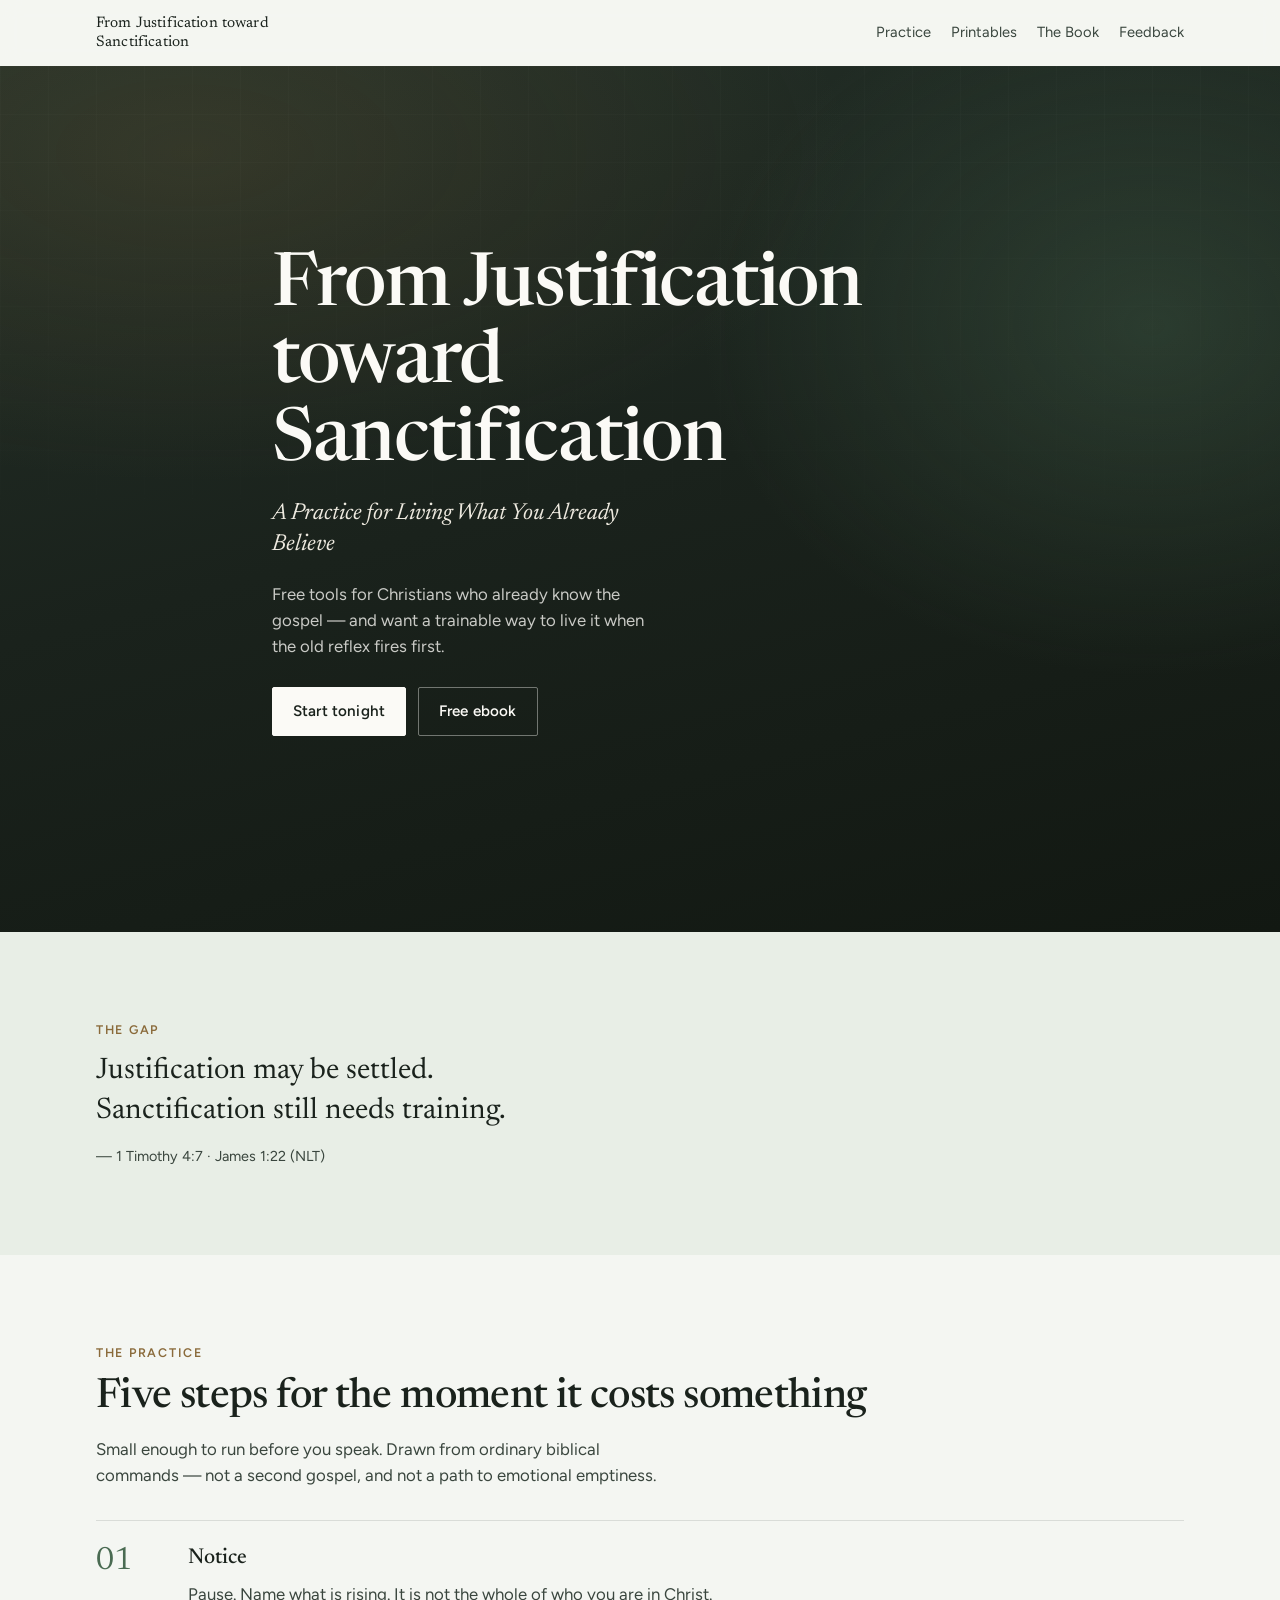
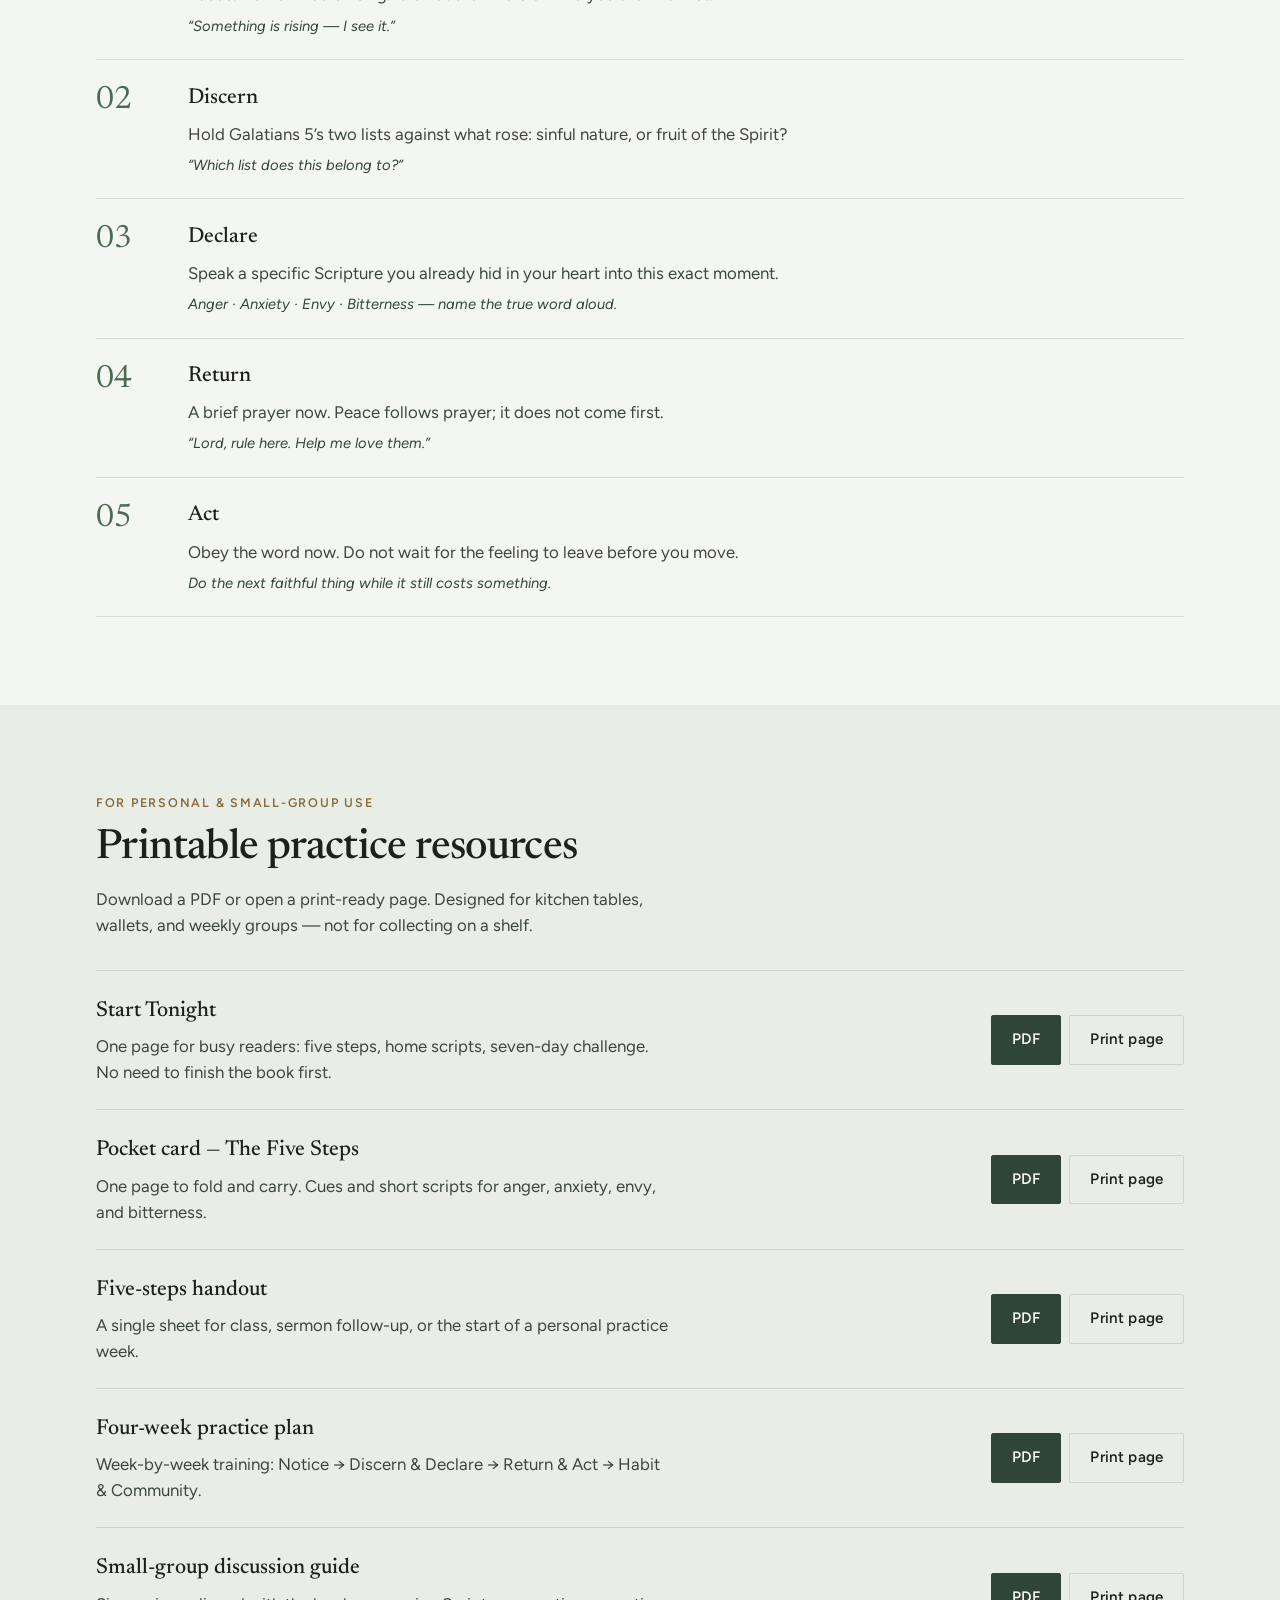
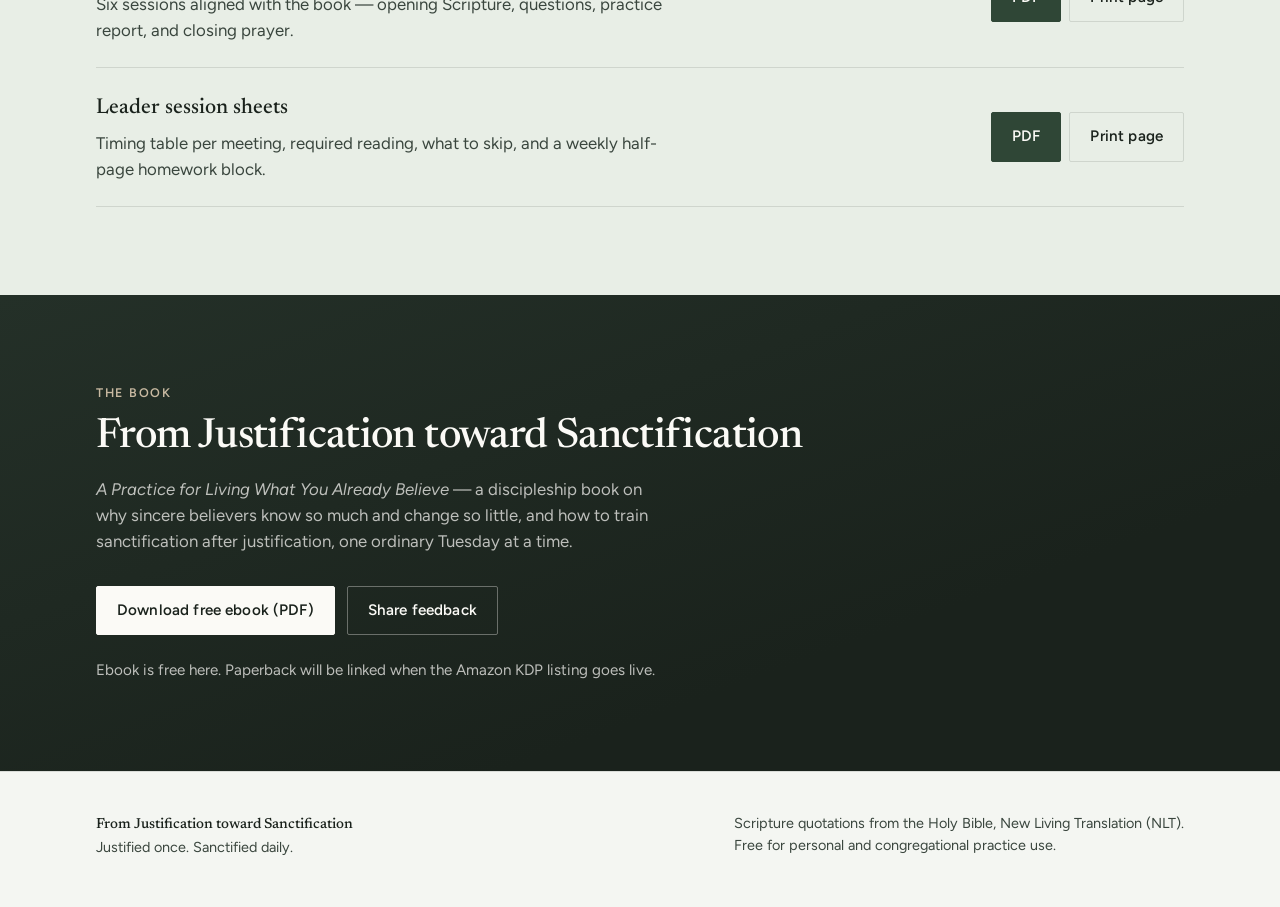
<file: index.html>
<!DOCTYPE html>
<html lang="en">
<head>
  <meta charset="utf-8" />
  <meta name="viewport" content="width=device-width, initial-scale=1" />
  <title>From Justification toward Sanctification — Practice Resources</title>
  <meta name="description" content="Free printable resources for living out God’s word in the moment: five steps, pocket card, four-week plan, and small-group guide." />
  <link rel="preconnect" href="https://fonts.googleapis.com" />
  <link rel="preconnect" href="https://fonts.gstatic.com" crossorigin />
  <link href="https://fonts.googleapis.com/css2?family=Figtree:wght@400;500;600&family=Newsreader:ital,opsz,wght@0,6..72,400;0,6..72,500;1,6..72,400&display=swap" rel="stylesheet" />
  <link rel="stylesheet" href="styles.css" />
</head>
<body>
  <header class="site-nav" id="nav">
    <div class="inner">
      <a class="brand" href="index.html">From Justification toward Sanctification</a>
      <nav class="links" aria-label="Primary">
        <a href="#practice">Practice</a>
        <a href="#printables">Printables</a>
        <a href="#book">The Book</a>
        <a href="feedback.html">Feedback</a>
      </nav>
    </div>
  </header>

  <main>
    <section class="hero" aria-label="Introduction">
      <div class="hero-inner">
        <h1 class="brand-title">From Justification toward Sanctification</h1>
        <p class="subtitle">A Practice for Living What You Already Believe</p>
        <p class="lede">Free tools for Christians who already know the gospel — and want a trainable way to live it when the old reflex fires first.</p>
        <div class="hero-cta">
          <a class="btn btn-primary" href="resources/start-tonight.html">Start tonight</a>
          <a class="btn btn-ghost" href="https://github.com/fanglioc/toward-sanctification-site/releases/latest/download/From-Justification-toward-Sanctification-ebook.pdf">Free ebook</a>
        </div>
      </div>
    </section>

    <section class="gap-band" aria-label="The gap">
      <div class="wrap">
        <p class="section-label">The gap</p>
        <blockquote class="quote">
          Justification may be settled. Sanctification still needs training.
          <cite>— 1 Timothy 4:7 · James 1:22 (NLT)</cite>
        </blockquote>
      </div>
    </section>

    <section id="practice" aria-labelledby="practice-title">
      <div class="wrap">
        <p class="section-label">The practice</p>
        <h2 class="section-title" id="practice-title">Five steps for the moment it costs something</h2>
        <p class="section-lede">Small enough to run before you speak. Drawn from ordinary biblical commands — not a second gospel, and not a path to emotional emptiness.</p>

        <div class="steps">
          <article class="step">
            <div class="step-num" aria-hidden="true">01</div>
            <div>
              <h3>Notice</h3>
              <p>Pause. Name what is rising. It is not the whole of who you are in Christ.</p>
              <p class="cue">“Something is rising — I see it.”</p>
            </div>
          </article>
          <article class="step">
            <div class="step-num" aria-hidden="true">02</div>
            <div>
              <h3>Discern</h3>
              <p>Hold Galatians 5’s two lists against what rose: sinful nature, or fruit of the Spirit?</p>
              <p class="cue">“Which list does this belong to?”</p>
            </div>
          </article>
          <article class="step">
            <div class="step-num" aria-hidden="true">03</div>
            <div>
              <h3>Declare</h3>
              <p>Speak a specific Scripture you already hid in your heart into this exact moment.</p>
              <p class="cue">Anger · Anxiety · Envy · Bitterness — name the true word aloud.</p>
            </div>
          </article>
          <article class="step">
            <div class="step-num" aria-hidden="true">04</div>
            <div>
              <h3>Return</h3>
              <p>A brief prayer now. Peace follows prayer; it does not come first.</p>
              <p class="cue">“Lord, rule here. Help me love them.”</p>
            </div>
          </article>
          <article class="step">
            <div class="step-num" aria-hidden="true">05</div>
            <div>
              <h3>Act</h3>
              <p>Obey the word now. Do not wait for the feeling to leave before you move.</p>
              <p class="cue">Do the next faithful thing while it still costs something.</p>
            </div>
          </article>
        </div>
      </div>
    </section>

    <section id="printables" aria-labelledby="printables-title" style="background: var(--mist);">
      <div class="wrap">
        <p class="section-label">For personal &amp; small-group use</p>
        <h2 class="section-title" id="printables-title">Printable practice resources</h2>
        <p class="section-lede">Download a PDF or open a print-ready page. Designed for kitchen tables, wallets, and weekly groups — not for collecting on a shelf.</p>

        <div class="resource-list">
          <article class="resource">
            <div>
              <h3>Start Tonight</h3>
              <p>One page for busy readers: five steps, home scripts, seven-day challenge. No need to finish the book first.</p>
            </div>
            <div class="resource-actions">
              <a class="btn" href="printables/start-tonight.pdf">PDF</a>
              <a class="btn btn-ghost" href="resources/start-tonight.html">Print page</a>
            </div>
          </article>
          <article class="resource">
            <div>
              <h3>Pocket card — The Five Steps</h3>
              <p>One page to fold and carry. Cues and short scripts for anger, anxiety, envy, and bitterness.</p>
            </div>
            <div class="resource-actions">
              <a class="btn" href="printables/pocket-card.pdf">PDF</a>
              <a class="btn btn-ghost" href="resources/pocket-card.html">Print page</a>
            </div>
          </article>
          <article class="resource">
            <div>
              <h3>Five-steps handout</h3>
              <p>A single sheet for class, sermon follow-up, or the start of a personal practice week.</p>
            </div>
            <div class="resource-actions">
              <a class="btn" href="printables/five-steps-handout.pdf">PDF</a>
              <a class="btn btn-ghost" href="resources/five-steps-handout.html">Print page</a>
            </div>
          </article>
          <article class="resource">
            <div>
              <h3>Four-week practice plan</h3>
              <p>Week-by-week training: Notice → Discern &amp; Declare → Return &amp; Act → Habit &amp; Community.</p>
            </div>
            <div class="resource-actions">
              <a class="btn" href="printables/four-week-plan.pdf">PDF</a>
              <a class="btn btn-ghost" href="resources/four-week-plan.html">Print page</a>
            </div>
          </article>
          <article class="resource">
            <div>
              <h3>Small-group discussion guide</h3>
              <p>Six sessions aligned with the book — opening Scripture, questions, practice report, and closing prayer.</p>
            </div>
            <div class="resource-actions">
              <a class="btn" href="printables/small-group-guide.pdf">PDF</a>
              <a class="btn btn-ghost" href="resources/small-group-guide.html">Print page</a>
            </div>
          </article>
          <article class="resource">
            <div>
              <h3>Leader session sheets</h3>
              <p>Timing table per meeting, required reading, what to skip, and a weekly half-page homework block.</p>
            </div>
            <div class="resource-actions">
              <a class="btn" href="printables/leader-session-sheets.pdf">PDF</a>
              <a class="btn btn-ghost" href="resources/leader-session-sheets.html">Print page</a>
            </div>
          </article>
        </div>
      </div>
    </section>

    <section id="book" class="book-cta" aria-labelledby="book-title">
      <div class="wrap">
        <p class="section-label">The book</p>
        <h2 class="section-title" id="book-title">From Justification toward Sanctification</h2>
        <p class="section-lede"><em>A Practice for Living What You Already Believe</em> — a discipleship book on why sincere believers know so much and change so little, and how to train sanctification after justification, one ordinary Tuesday at a time.</p>
        <div class="hero-cta">
          <a class="btn btn-primary" href="https://github.com/fanglioc/toward-sanctification-site/releases/latest/download/From-Justification-toward-Sanctification-ebook.pdf">Download free ebook (PDF)</a>
          <a class="btn btn-ghost" href="feedback.html">Share feedback</a>
        </div>
        <p class="section-lede" style="margin-top: 1.5rem; margin-bottom: 0; font-size: 0.95rem;">
          Ebook is free here. Paperback will be linked when the Amazon KDP listing goes live.
        </p>
      </div>
    </section>
  </main>

  <footer class="site-footer">
    <div class="inner">
      <div>
        <strong>From Justification toward Sanctification</strong><br />
        Justified once. Sanctified daily.
      </div>
      <div>
        Scripture quotations from the Holy Bible, New Living Translation (NLT).<br />
        Free for personal and congregational practice use.
      </div>
    </div>
  </footer>

  <script>
    const nav = document.getElementById("nav");
    const onScroll = () => nav.classList.toggle("is-scrolled", window.scrollY > 12);
    onScroll();
    window.addEventListener("scroll", onScroll, { passive: true });
  </script>
</body>
</html>
</file>
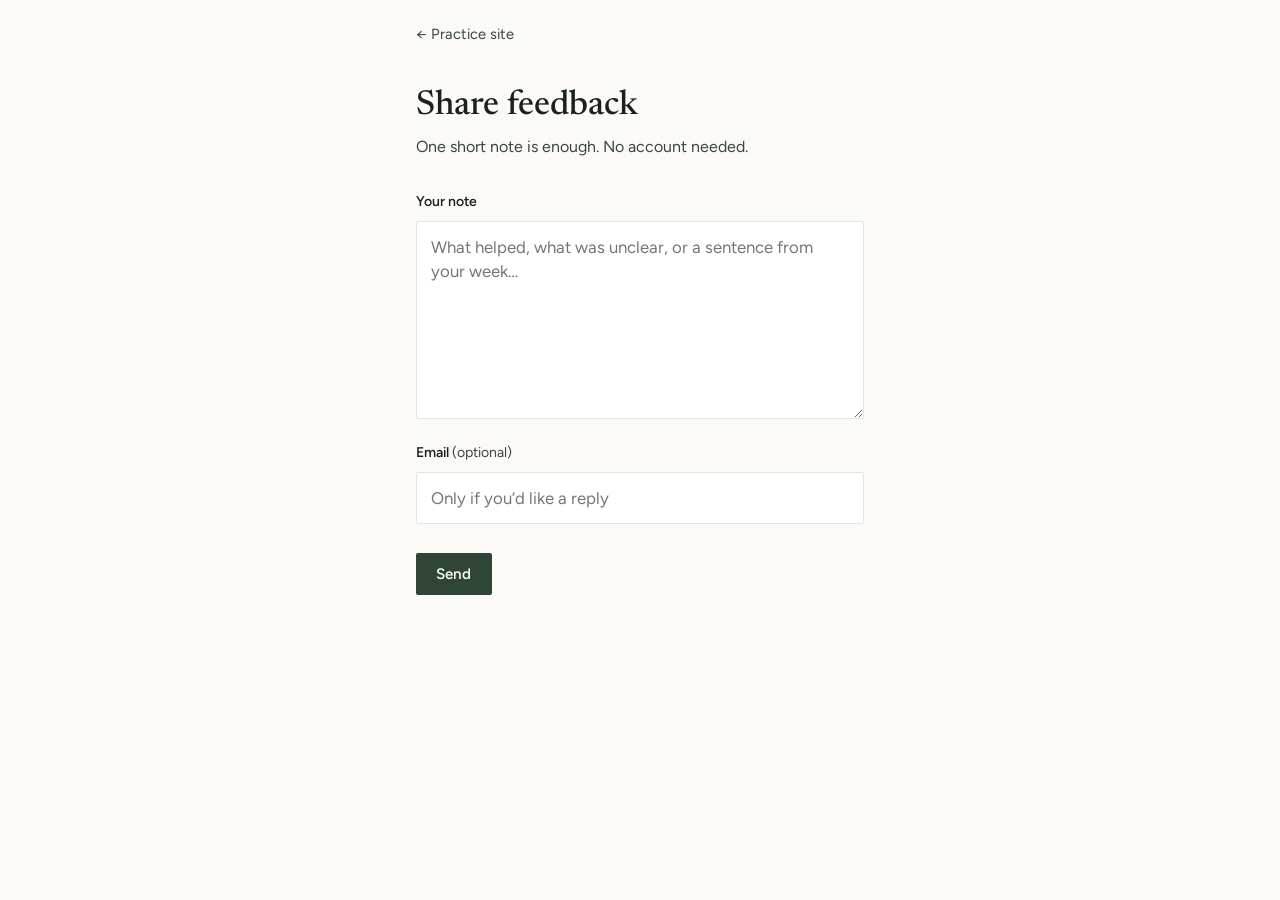
<file: feedback.html>
<!DOCTYPE html>
<html lang="en">
<head>
  <meta charset="utf-8" />
  <meta name="viewport" content="width=device-width, initial-scale=1" />
  <title>Share feedback — From Justification toward Sanctification</title>
  <meta name="description" content="Share a short note about the book or practice resources. No account required." />
  <link rel="preconnect" href="https://fonts.googleapis.com" />
  <link rel="preconnect" href="https://fonts.gstatic.com" crossorigin />
  <link href="https://fonts.googleapis.com/css2?family=Figtree:wght@400;500;600&family=Newsreader:ital,opsz,wght@0,6..72,400;0,6..72,500;1,6..72,400&display=swap" rel="stylesheet" />
  <link rel="stylesheet" href="styles.css" />
</head>
<body class="feedback-body">
  <header class="feedback-top">
    <a href="index.html">← Practice site</a>
  </header>

  <main class="feedback-main">
    <h1>Share feedback</h1>
    <p class="feedback-intro">One short note is enough. No account needed.</p>

    <form
      class="feedback-form"
      id="feedback-form"
      action="https://formsubmit.co/fang.li@oc.com"
      method="POST"
    >
      <input type="hidden" name="_subject" value="Feedback: From Justification toward Sanctification" />
      <input type="hidden" name="_captcha" value="false" />
      <input type="hidden" name="_template" value="table" />
      <input type="hidden" name="_next" value="https://fanglioc.github.io/toward-sanctification-site/feedback.html?sent=1" />
      <input type="text" name="_honey" class="feedback-honey" tabindex="-1" autocomplete="off" aria-hidden="true" />

      <label for="message">Your note</label>
      <textarea id="message" name="message" rows="7" required placeholder="What helped, what was unclear, or a sentence from your week…"></textarea>

      <label for="email">Email <span>(optional)</span></label>
      <input id="email" type="email" name="email" placeholder="Only if you’d like a reply" autocomplete="email" />

      <button class="btn btn-primary" type="submit">Send</button>
    </form>

    <p class="feedback-thanks" id="sent-note" hidden>
      Thank you. Your note was sent.
    </p>
  </main>

  <script>
    if (new URLSearchParams(location.search).get("sent") === "1") {
      const note = document.getElementById("sent-note");
      const form = document.getElementById("feedback-form");
      if (note && form) {
        note.hidden = false;
        form.hidden = true;
      }
    }
  </script>
</body>
</html>
</file>
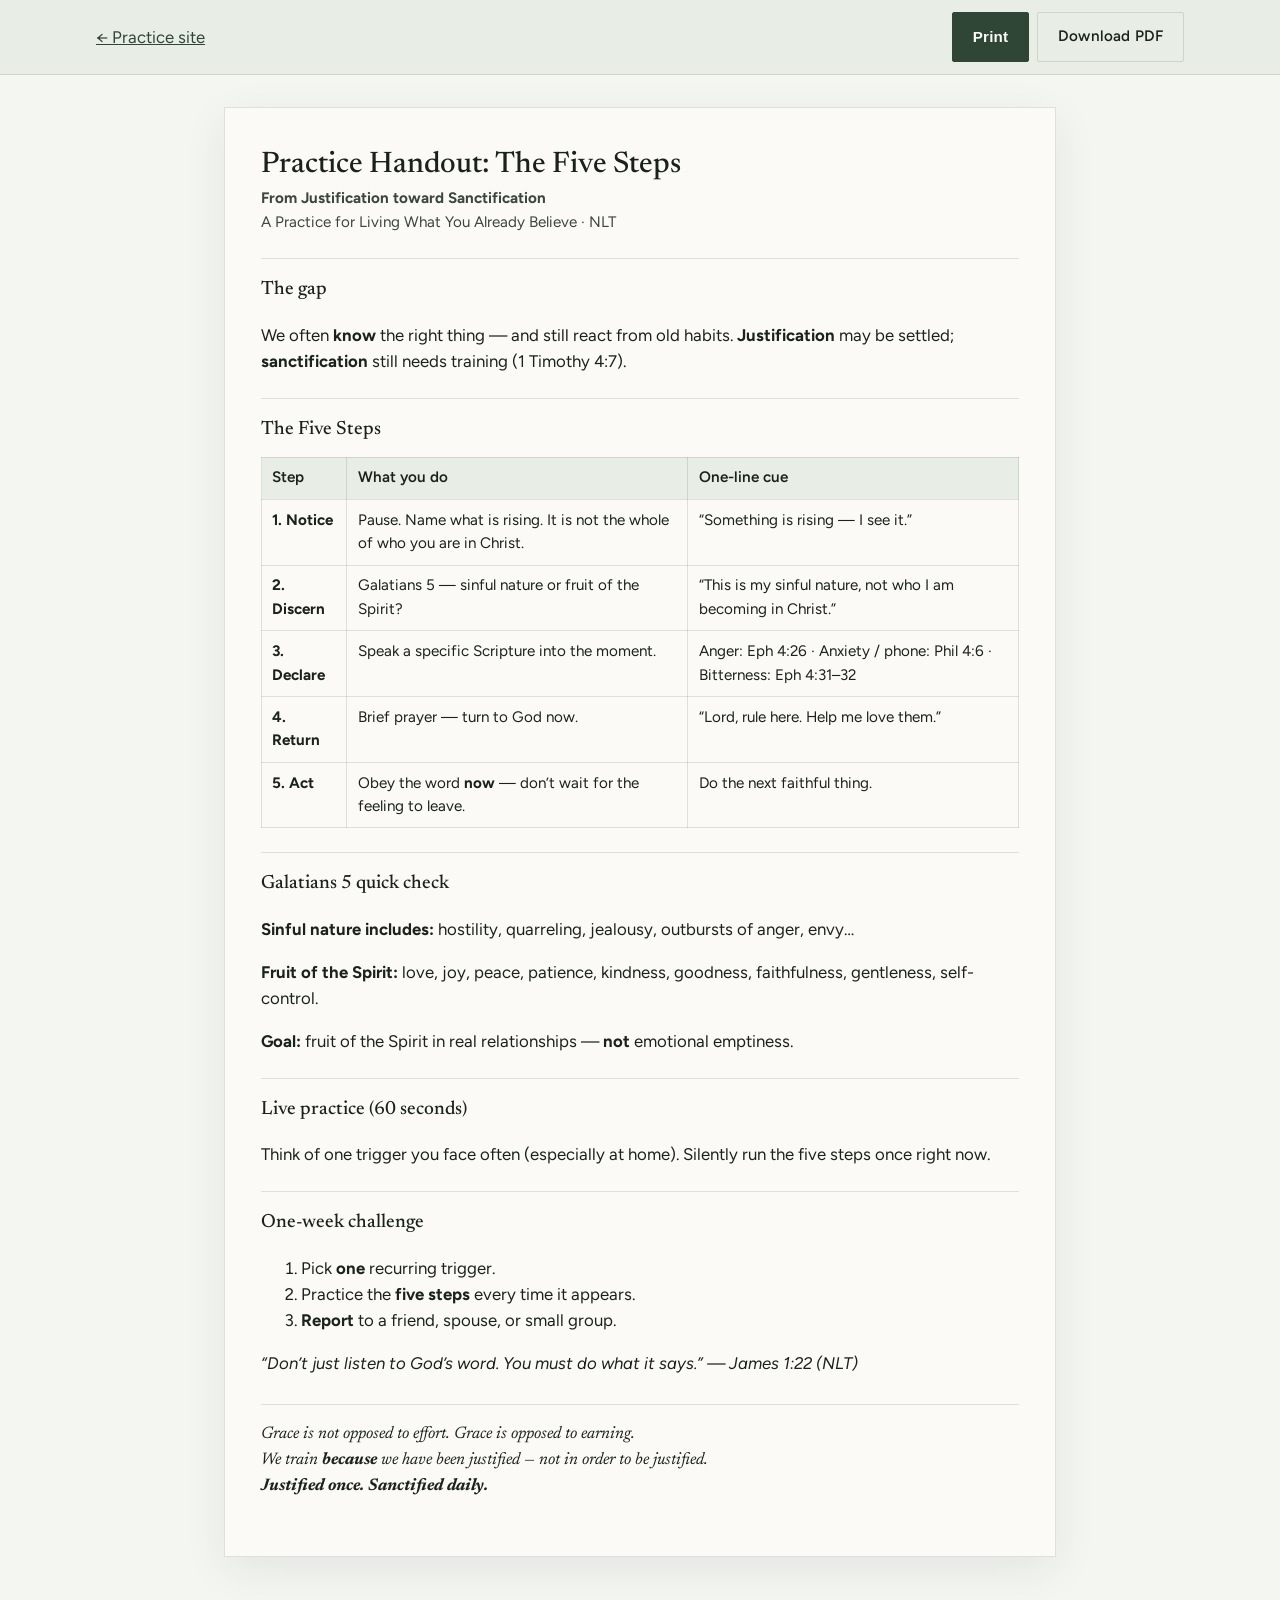
<file: resources/five-steps-handout.html>
<!DOCTYPE html>
<html lang="en">
<head>
  <meta charset="utf-8" />
  <meta name="viewport" content="width=device-width, initial-scale=1" />
  <title>Five Steps Handout</title>
  <link rel="preconnect" href="https://fonts.googleapis.com" />
  <link rel="preconnect" href="https://fonts.gstatic.com" crossorigin />
  <link href="https://fonts.googleapis.com/css2?family=Figtree:wght@400;500;600&family=Newsreader:ital,opsz,wght@0,6..72,400;0,6..72,500;1,6..72,400&display=swap" rel="stylesheet" />
  <link rel="stylesheet" href="../styles.css" />
</head>
<body>
  <div class="printable-chrome no-print">
    <div class="inner">
      <a href="../index.html">← Practice site</a>
      <div class="resource-actions">
        <button class="btn" type="button" onclick="window.print()">Print</button>
        <a class="btn btn-ghost" href="../printables/five-steps-handout.pdf">Download PDF</a>
      </div>
    </div>
  </div>

  <article class="printable-sheet">
    <h1>Practice Handout: The Five Steps</h1>
    <p class="meta"><strong>From Justification toward Sanctification</strong><br />
    A Practice for Living What You Already Believe · NLT</p>

    <h2>The gap</h2>
    <p>We often <strong>know</strong> the right thing — and still react from old habits.
    <strong>Justification</strong> may be settled; <strong>sanctification</strong> still needs training (1 Timothy 4:7).</p>

    <h2>The Five Steps</h2>
    <table>
      <thead>
        <tr>
          <th>Step</th>
          <th>What you do</th>
          <th>One-line cue</th>
        </tr>
      </thead>
      <tbody>
        <tr>
          <td><strong>1. Notice</strong></td>
          <td>Pause. Name what is rising. It is not the whole of who you are in Christ.</td>
          <td>“Something is rising — I see it.”</td>
        </tr>
        <tr>
          <td><strong>2. Discern</strong></td>
          <td>Galatians 5 — sinful nature or fruit of the Spirit?</td>
          <td>“This is my sinful nature, not who I am becoming in Christ.”</td>
        </tr>
        <tr>
          <td><strong>3. Declare</strong></td>
          <td>Speak a specific Scripture into the moment.</td>
          <td>Anger: Eph 4:26 · Anxiety / phone: Phil 4:6 · Bitterness: Eph 4:31–32</td>
        </tr>
        <tr>
          <td><strong>4. Return</strong></td>
          <td>Brief prayer — turn to God now.</td>
          <td>“Lord, rule here. Help me love them.”</td>
        </tr>
        <tr>
          <td><strong>5. Act</strong></td>
          <td>Obey the word <strong>now</strong> — don’t wait for the feeling to leave.</td>
          <td>Do the next faithful thing.</td>
        </tr>
      </tbody>
    </table>

    <h2>Galatians 5 quick check</h2>
    <p><strong>Sinful nature includes:</strong> hostility, quarreling, jealousy, outbursts of anger, envy…</p>
    <p><strong>Fruit of the Spirit:</strong> love, joy, peace, patience, kindness, goodness, faithfulness, gentleness, self-control.</p>
    <p><strong>Goal:</strong> fruit of the Spirit in real relationships — <strong>not</strong> emotional emptiness.</p>

    <h2>Live practice (60 seconds)</h2>
    <p>Think of one trigger you face often (especially at home). Silently run the five steps once right now.</p>

    <h2>One-week challenge</h2>
    <ol>
      <li>Pick <strong>one</strong> recurring trigger.</li>
      <li>Practice the <strong>five steps</strong> every time it appears.</li>
      <li><strong>Report</strong> to a friend, spouse, or small group.</li>
    </ol>

    <p><em>“Don’t just listen to God’s word. You must do what it says.” — James 1:22 (NLT)</em></p>

    <p class="tagline-end">Grace is not opposed to effort. Grace is opposed to earning.<br />
    We train <strong>because</strong> we have been justified — not in order to be justified.<br />
    <strong>Justified once. Sanctified daily.</strong></p>
  </article>
</body>
</html>
</file>
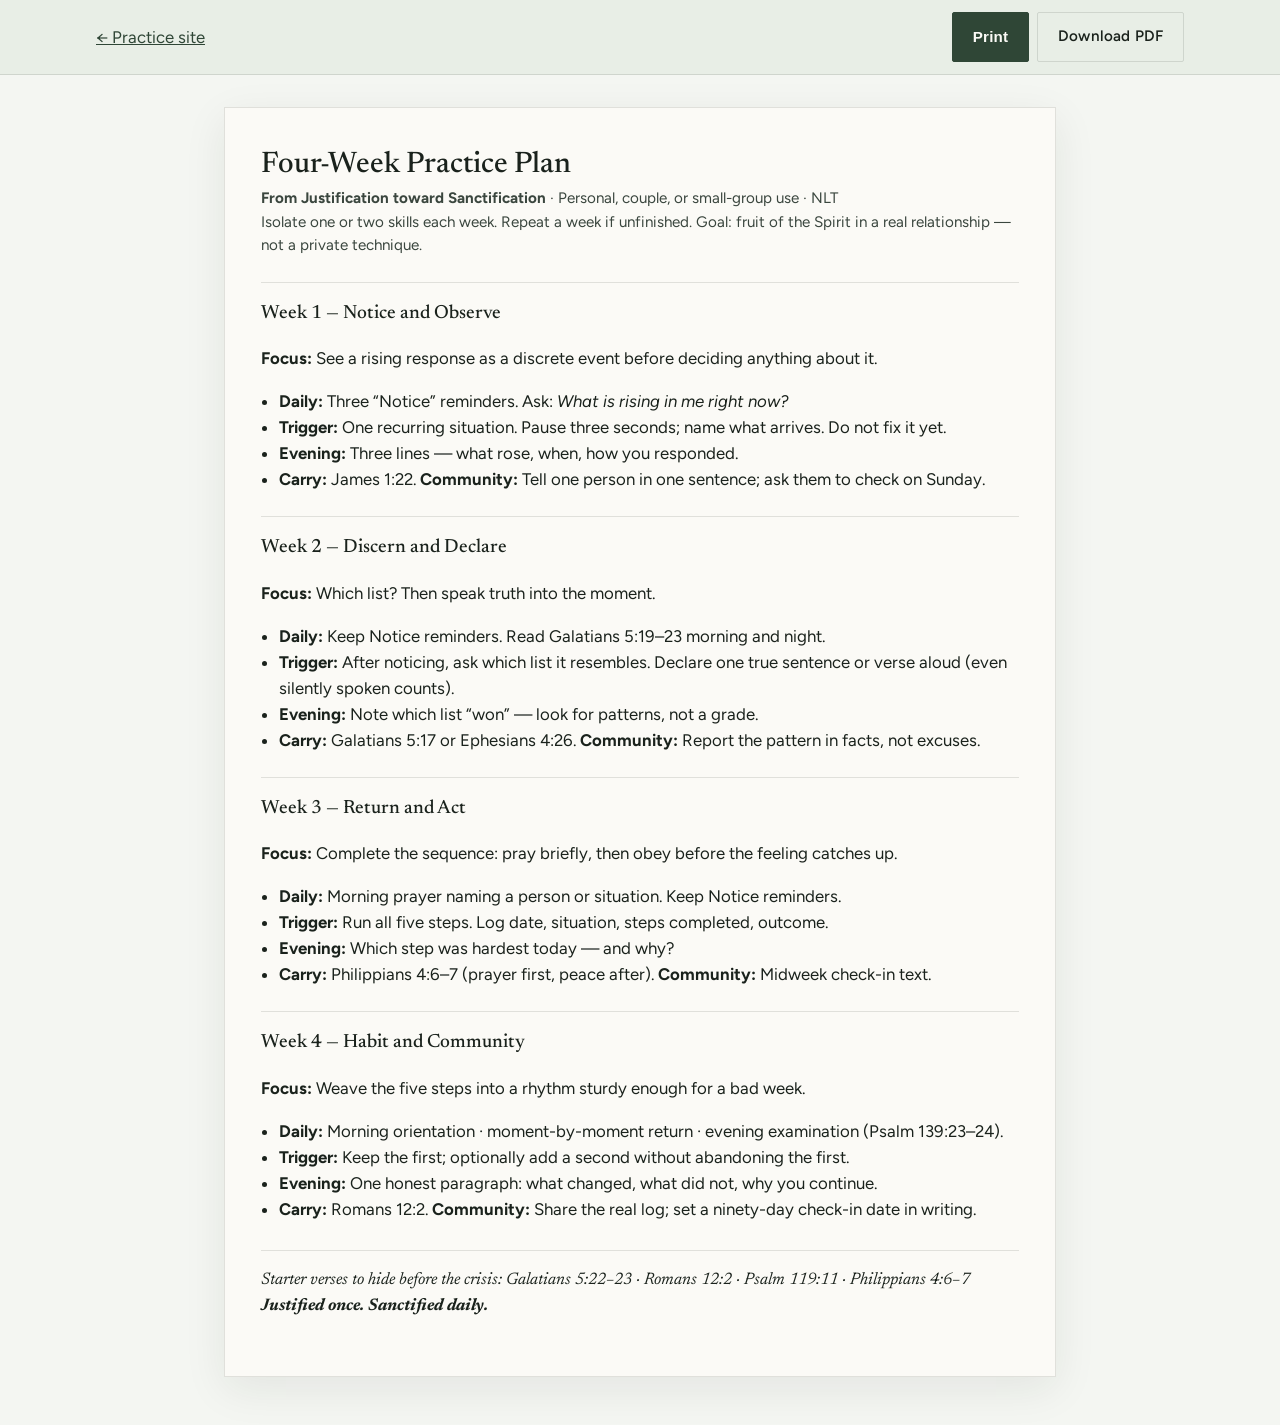
<file: resources/four-week-plan.html>
<!DOCTYPE html>
<html lang="en">
<head>
  <meta charset="utf-8" />
  <meta name="viewport" content="width=device-width, initial-scale=1" />
  <title>Four-Week Practice Plan</title>
  <link rel="preconnect" href="https://fonts.googleapis.com" />
  <link rel="preconnect" href="https://fonts.gstatic.com" crossorigin />
  <link href="https://fonts.googleapis.com/css2?family=Figtree:wght@400;500;600&family=Newsreader:ital,opsz,wght@0,6..72,400;0,6..72,500;1,6..72,400&display=swap" rel="stylesheet" />
  <link rel="stylesheet" href="../styles.css" />
  <style>
    .week {
      break-inside: avoid;
      page-break-inside: avoid;
      margin-bottom: 0.35rem;
    }
    @media print {
      .printable-sheet { font-size: 9.5pt; }
      .printable-sheet h1 { font-size: 16pt; }
      .printable-sheet h2 { font-size: 11pt; margin-top: 0.7rem; padding-top: 0.55rem; }
    }
  </style>
</head>
<body>
  <div class="printable-chrome no-print">
    <div class="inner">
      <a href="../index.html">← Practice site</a>
      <div class="resource-actions">
        <button class="btn" type="button" onclick="window.print()">Print</button>
        <a class="btn btn-ghost" href="../printables/four-week-plan.pdf">Download PDF</a>
      </div>
    </div>
  </div>

  <article class="printable-sheet">
    <h1>Four-Week Practice Plan</h1>
    <p class="meta"><strong>From Justification toward Sanctification</strong> · Personal, couple, or small-group use · NLT<br />
    Isolate one or two skills each week. Repeat a week if unfinished. Goal: fruit of the Spirit in a real relationship — not a private technique.</p>

    <div class="week">
      <h2>Week 1 — Notice and Observe</h2>
      <p><strong>Focus:</strong> See a rising response as a discrete event before deciding anything about it.</p>
      <ul>
        <li><strong>Daily:</strong> Three “Notice” reminders. Ask: <em>What is rising in me right now?</em></li>
        <li><strong>Trigger:</strong> One recurring situation. Pause three seconds; name what arrives. Do not fix it yet.</li>
        <li><strong>Evening:</strong> Three lines — what rose, when, how you responded.</li>
        <li><strong>Carry:</strong> James 1:22. <strong>Community:</strong> Tell one person in one sentence; ask them to check on Sunday.</li>
      </ul>
    </div>

    <div class="week">
      <h2>Week 2 — Discern and Declare</h2>
      <p><strong>Focus:</strong> Which list? Then speak truth into the moment.</p>
      <ul>
        <li><strong>Daily:</strong> Keep Notice reminders. Read Galatians 5:19–23 morning and night.</li>
        <li><strong>Trigger:</strong> After noticing, ask which list it resembles. Declare one true sentence or verse aloud (even silently spoken counts).</li>
        <li><strong>Evening:</strong> Note which list “won” — look for patterns, not a grade.</li>
        <li><strong>Carry:</strong> Galatians 5:17 or Ephesians 4:26. <strong>Community:</strong> Report the pattern in facts, not excuses.</li>
      </ul>
    </div>

    <div class="week">
      <h2>Week 3 — Return and Act</h2>
      <p><strong>Focus:</strong> Complete the sequence: pray briefly, then obey before the feeling catches up.</p>
      <ul>
        <li><strong>Daily:</strong> Morning prayer naming a person or situation. Keep Notice reminders.</li>
        <li><strong>Trigger:</strong> Run all five steps. Log date, situation, steps completed, outcome.</li>
        <li><strong>Evening:</strong> Which step was hardest today — and why?</li>
        <li><strong>Carry:</strong> Philippians 4:6–7 (prayer first, peace after). <strong>Community:</strong> Midweek check-in text.</li>
      </ul>
    </div>

    <div class="week">
      <h2>Week 4 — Habit and Community</h2>
      <p><strong>Focus:</strong> Weave the five steps into a rhythm sturdy enough for a bad week.</p>
      <ul>
        <li><strong>Daily:</strong> Morning orientation · moment-by-moment return · evening examination (Psalm 139:23–24).</li>
        <li><strong>Trigger:</strong> Keep the first; optionally add a second without abandoning the first.</li>
        <li><strong>Evening:</strong> One honest paragraph: what changed, what did not, why you continue.</li>
        <li><strong>Carry:</strong> Romans 12:2. <strong>Community:</strong> Share the real log; set a ninety-day check-in date in writing.</li>
      </ul>
    </div>

    <p class="tagline-end">Starter verses to hide before the crisis: Galatians 5:22–23 · Romans 12:2 · Psalm 119:11 · Philippians 4:6–7<br />
    <strong>Justified once. Sanctified daily.</strong></p>
  </article>
</body>
</html>
</file>
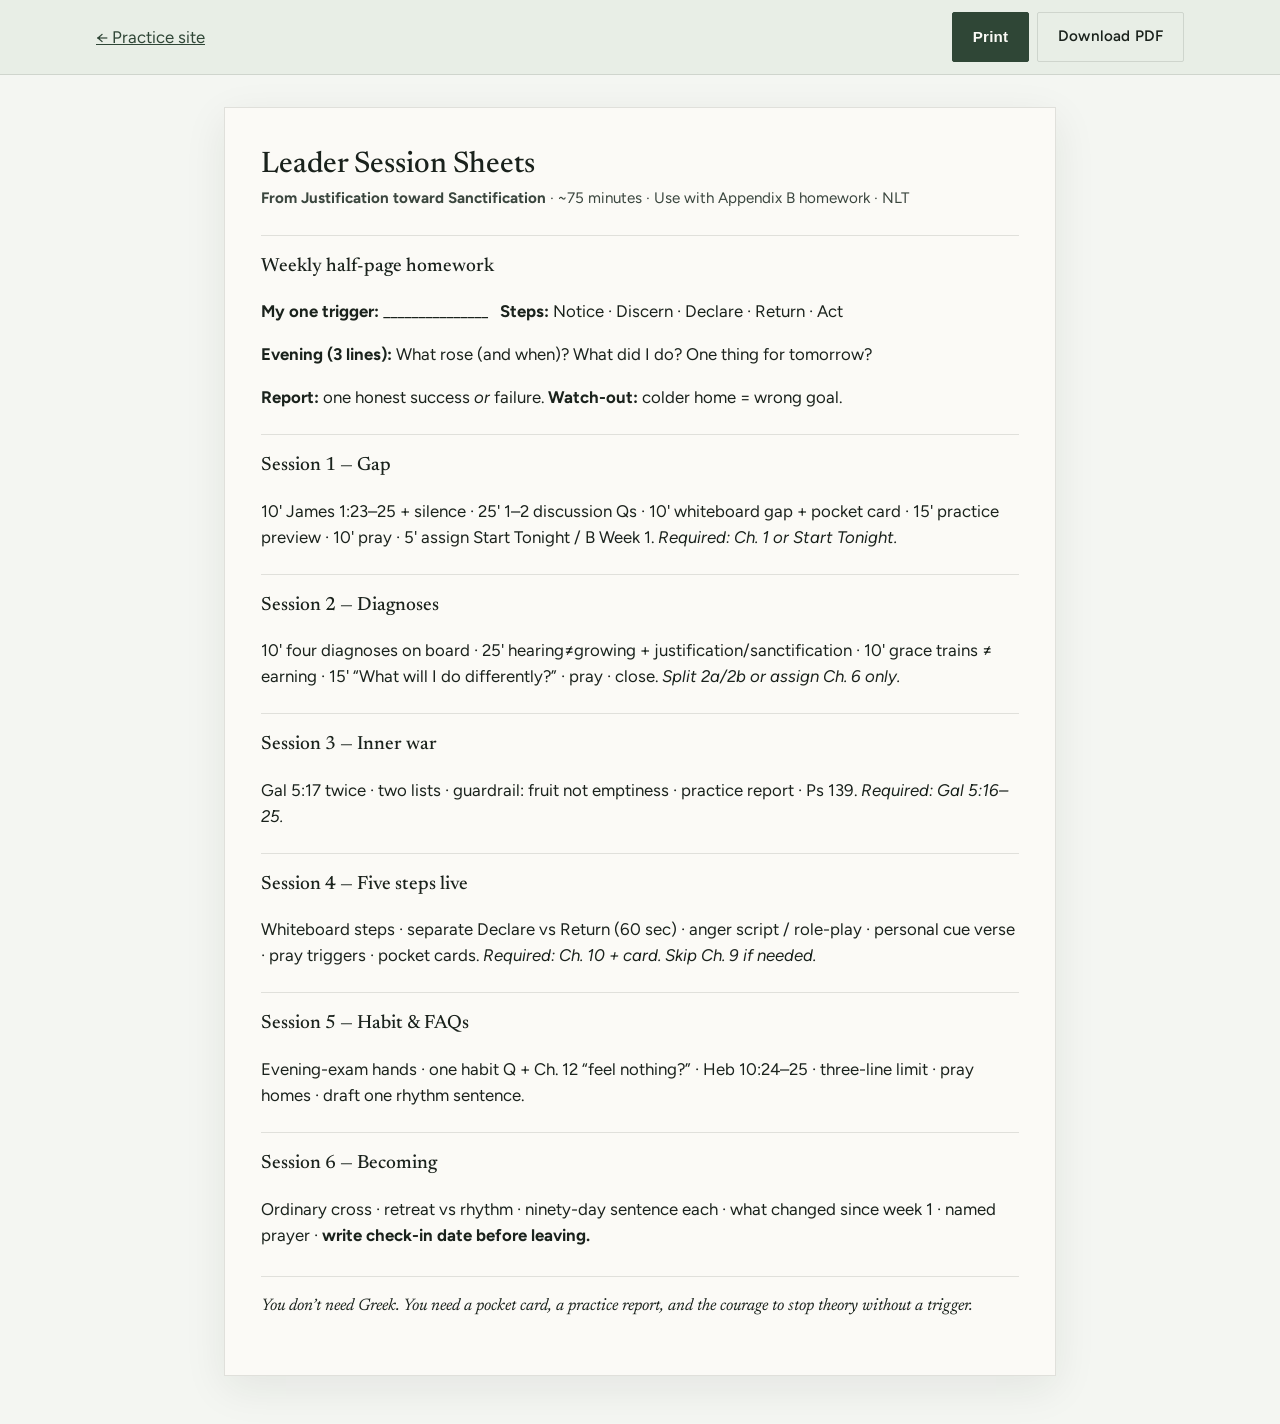
<file: resources/leader-session-sheets.html>
<!DOCTYPE html>
<html lang="en">
<head>
  <meta charset="utf-8" />
  <meta name="viewport" content="width=device-width, initial-scale=1" />
  <title>Leader Session Sheets</title>
  <link rel="preconnect" href="https://fonts.googleapis.com" />
  <link rel="preconnect" href="https://fonts.gstatic.com" crossorigin />
  <link href="https://fonts.googleapis.com/css2?family=Figtree:wght@400;500;600&family=Newsreader:ital,opsz,wght@0,6..72,400;0,6..72,500;1,6..72,400&display=swap" rel="stylesheet" />
  <link rel="stylesheet" href="../styles.css" />
  <style>
    .session-block { break-inside: avoid; page-break-inside: avoid; margin-bottom: 0.5rem; }
    @media print { .printable-sheet { font-size: 9pt; } }
  </style>
</head>
<body>
  <div class="printable-chrome no-print">
    <div class="inner">
      <a href="../index.html">← Practice site</a>
      <div class="resource-actions">
        <button class="btn" type="button" onclick="window.print()">Print</button>
        <a class="btn btn-ghost" href="../printables/leader-session-sheets.pdf">Download PDF</a>
      </div>
    </div>
  </div>

  <article class="printable-sheet">
    <h1>Leader Session Sheets</h1>
    <p class="meta"><strong>From Justification toward Sanctification</strong> · ~75 minutes · Use with Appendix B homework · NLT</p>

    <h2>Weekly half-page homework</h2>
    <p><strong>My one trigger:</strong> _______________ &nbsp; <strong>Steps:</strong> Notice · Discern · Declare · Return · Act</p>
    <p><strong>Evening (3 lines):</strong> What rose (and when)? What did I do? One thing for tomorrow?</p>
    <p><strong>Report:</strong> one honest success <em>or</em> failure. <strong>Watch-out:</strong> colder home = wrong goal.</p>

    <div class="session-block">
      <h2>Session 1 — Gap</h2>
      <p>10' James 1:23–25 + silence · 25' 1–2 discussion Qs · 10' whiteboard gap + pocket card · 15' practice preview · 10' pray · 5' assign Start Tonight / B Week 1. <em>Required: Ch. 1 or Start Tonight.</em></p>
    </div>
    <div class="session-block">
      <h2>Session 2 — Diagnoses</h2>
      <p>10' four diagnoses on board · 25' hearing≠growing + justification/sanctification · 10' grace trains ≠ earning · 15' “What will I do differently?” · pray · close. <em>Split 2a/2b or assign Ch. 6 only.</em></p>
    </div>
    <div class="session-block">
      <h2>Session 3 — Inner war</h2>
      <p>Gal 5:17 twice · two lists · guardrail: fruit not emptiness · practice report · Ps 139. <em>Required: Gal 5:16–25.</em></p>
    </div>
    <div class="session-block">
      <h2>Session 4 — Five steps live</h2>
      <p>Whiteboard steps · separate Declare vs Return (60 sec) · anger script / role-play · personal cue verse · pray triggers · pocket cards. <em>Required: Ch. 10 + card. Skip Ch. 9 if needed.</em></p>
    </div>
    <div class="session-block">
      <h2>Session 5 — Habit &amp; FAQs</h2>
      <p>Evening-exam hands · one habit Q + Ch. 12 “feel nothing?” · Heb 10:24–25 · three-line limit · pray homes · draft one rhythm sentence.</p>
    </div>
    <div class="session-block">
      <h2>Session 6 — Becoming</h2>
      <p>Ordinary cross · retreat vs rhythm · ninety-day sentence each · what changed since week 1 · named prayer · <strong>write check-in date before leaving.</strong></p>
    </div>

    <p class="tagline-end">You don’t need Greek. You need a pocket card, a practice report, and the courage to stop theory without a trigger.</p>
  </article>
</body>
</html>
</file>
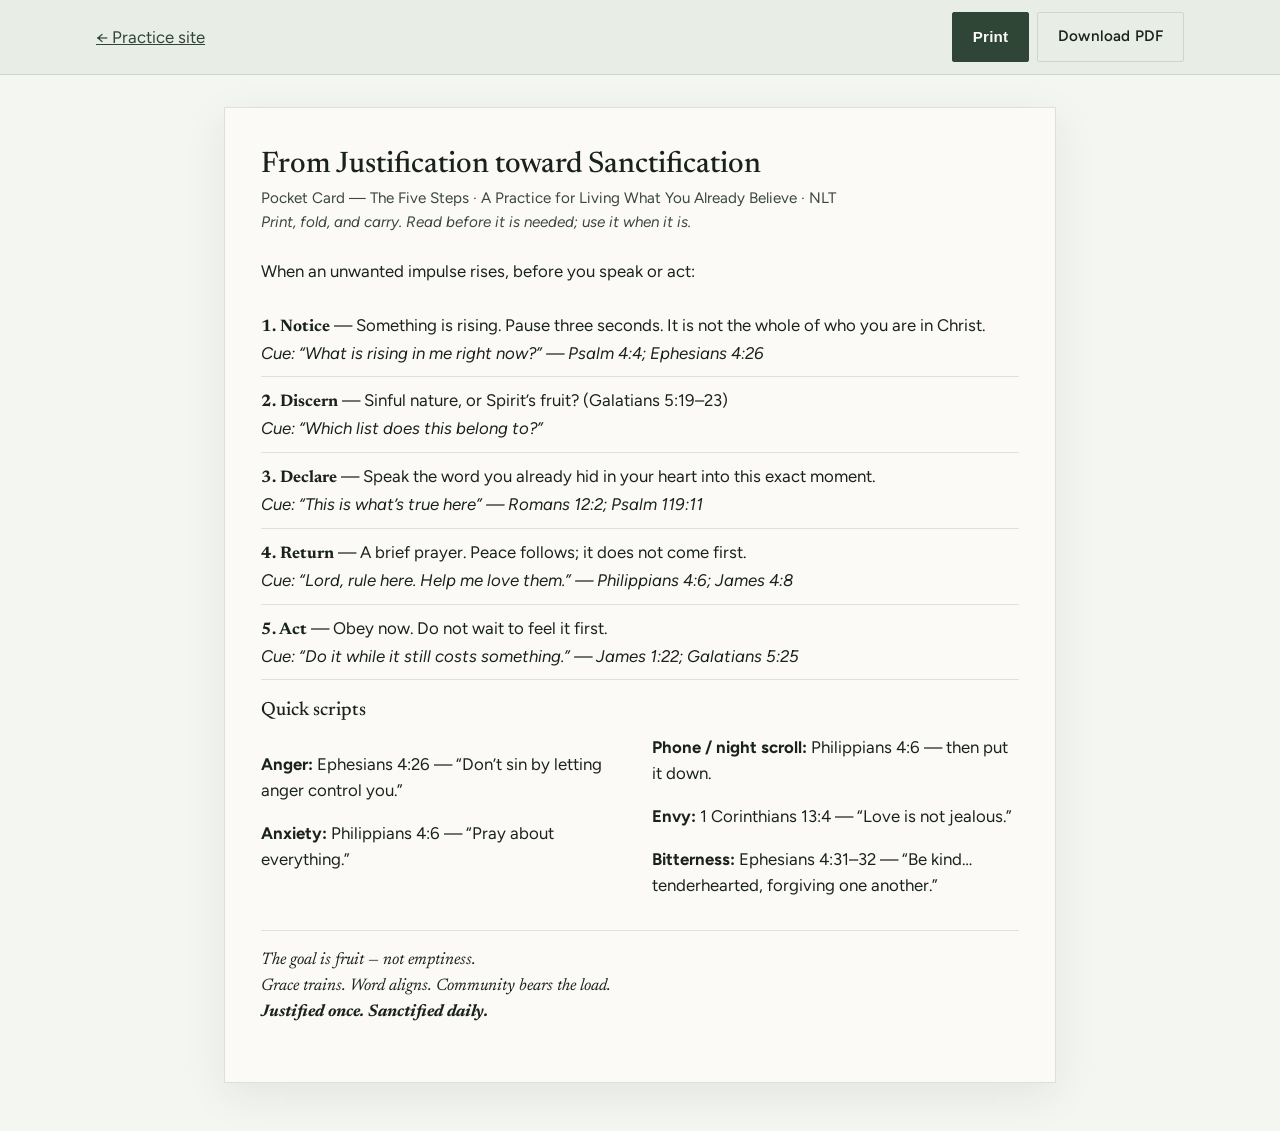
<file: resources/pocket-card.html>
<!DOCTYPE html>
<html lang="en">
<head>
  <meta charset="utf-8" />
  <meta name="viewport" content="width=device-width, initial-scale=1" />
  <title>Pocket Card — The Five Steps</title>
  <link rel="preconnect" href="https://fonts.googleapis.com" />
  <link rel="preconnect" href="https://fonts.gstatic.com" crossorigin />
  <link href="https://fonts.googleapis.com/css2?family=Figtree:wght@400;500;600&family=Newsreader:ital,opsz,wght@0,6..72,400;0,6..72,500;1,6..72,400&display=swap" rel="stylesheet" />
  <link rel="stylesheet" href="../styles.css" />
  <style>
    .pocket h2 { border: none; padding-top: 0; margin-top: 1rem; }
    .pocket .steps-mini { list-style: none; padding: 0; margin: 0; }
    .pocket .steps-mini li {
      padding: 0.65rem 0;
      border-bottom: 1px solid var(--line);
    }
    .pocket .steps-mini strong { font-family: var(--serif); font-size: 1.05rem; }
    .pocket .scripts { columns: 1; }
    @media (min-width: 640px) {
      .pocket .scripts { columns: 2; gap: 1.5rem; }
    }
  </style>
</head>
<body>
  <div class="printable-chrome no-print">
    <div class="inner">
      <a href="../index.html">← Practice site</a>
      <div class="resource-actions">
        <button class="btn" type="button" onclick="window.print()">Print</button>
        <a class="btn btn-ghost" href="../printables/pocket-card.pdf">Download PDF</a>
      </div>
    </div>
  </div>

  <article class="printable-sheet pocket">
    <h1>From Justification toward Sanctification</h1>
    <p class="meta">Pocket Card — The Five Steps · A Practice for Living What You Already Believe · NLT<br />
    <em>Print, fold, and carry. Read before it is needed; use it when it is.</em></p>

    <p>When an unwanted impulse rises, before you speak or act:</p>

    <ol class="steps-mini">
      <li>
        <strong>1. Notice</strong> — Something is rising. Pause three seconds. It is not the whole of who you are in Christ.<br />
        <em>Cue: “What is rising in me right now?” — Psalm 4:4; Ephesians 4:26</em>
      </li>
      <li>
        <strong>2. Discern</strong> — Sinful nature, or Spirit’s fruit? (Galatians 5:19–23)<br />
        <em>Cue: “Which list does this belong to?”</em>
      </li>
      <li>
        <strong>3. Declare</strong> — Speak the word you already hid in your heart into this exact moment.<br />
        <em>Cue: “This is what’s true here” — Romans 12:2; Psalm 119:11</em>
      </li>
      <li>
        <strong>4. Return</strong> — A brief prayer. Peace follows; it does not come first.<br />
        <em>Cue: “Lord, rule here. Help me love them.” — Philippians 4:6; James 4:8</em>
      </li>
      <li>
        <strong>5. Act</strong> — Obey now. Do not wait to feel it first.<br />
        <em>Cue: “Do it while it still costs something.” — James 1:22; Galatians 5:25</em>
      </li>
    </ol>

    <h2>Quick scripts</h2>
    <div class="scripts">
      <p><strong>Anger:</strong> Ephesians 4:26 — “Don’t sin by letting anger control you.”</p>
      <p><strong>Anxiety:</strong> Philippians 4:6 — “Pray about everything.”</p>
      <p><strong>Phone / night scroll:</strong> Philippians 4:6 — then put it down.</p>
      <p><strong>Envy:</strong> 1 Corinthians 13:4 — “Love is not jealous.”</p>
      <p><strong>Bitterness:</strong> Ephesians 4:31–32 — “Be kind… tenderhearted, forgiving one another.”</p>
    </div>

    <p class="tagline-end">The goal is fruit — not emptiness.<br />
    Grace trains. Word aligns. Community bears the load.<br />
    <strong>Justified once. Sanctified daily.</strong></p>
  </article>
</body>
</html>
</file>
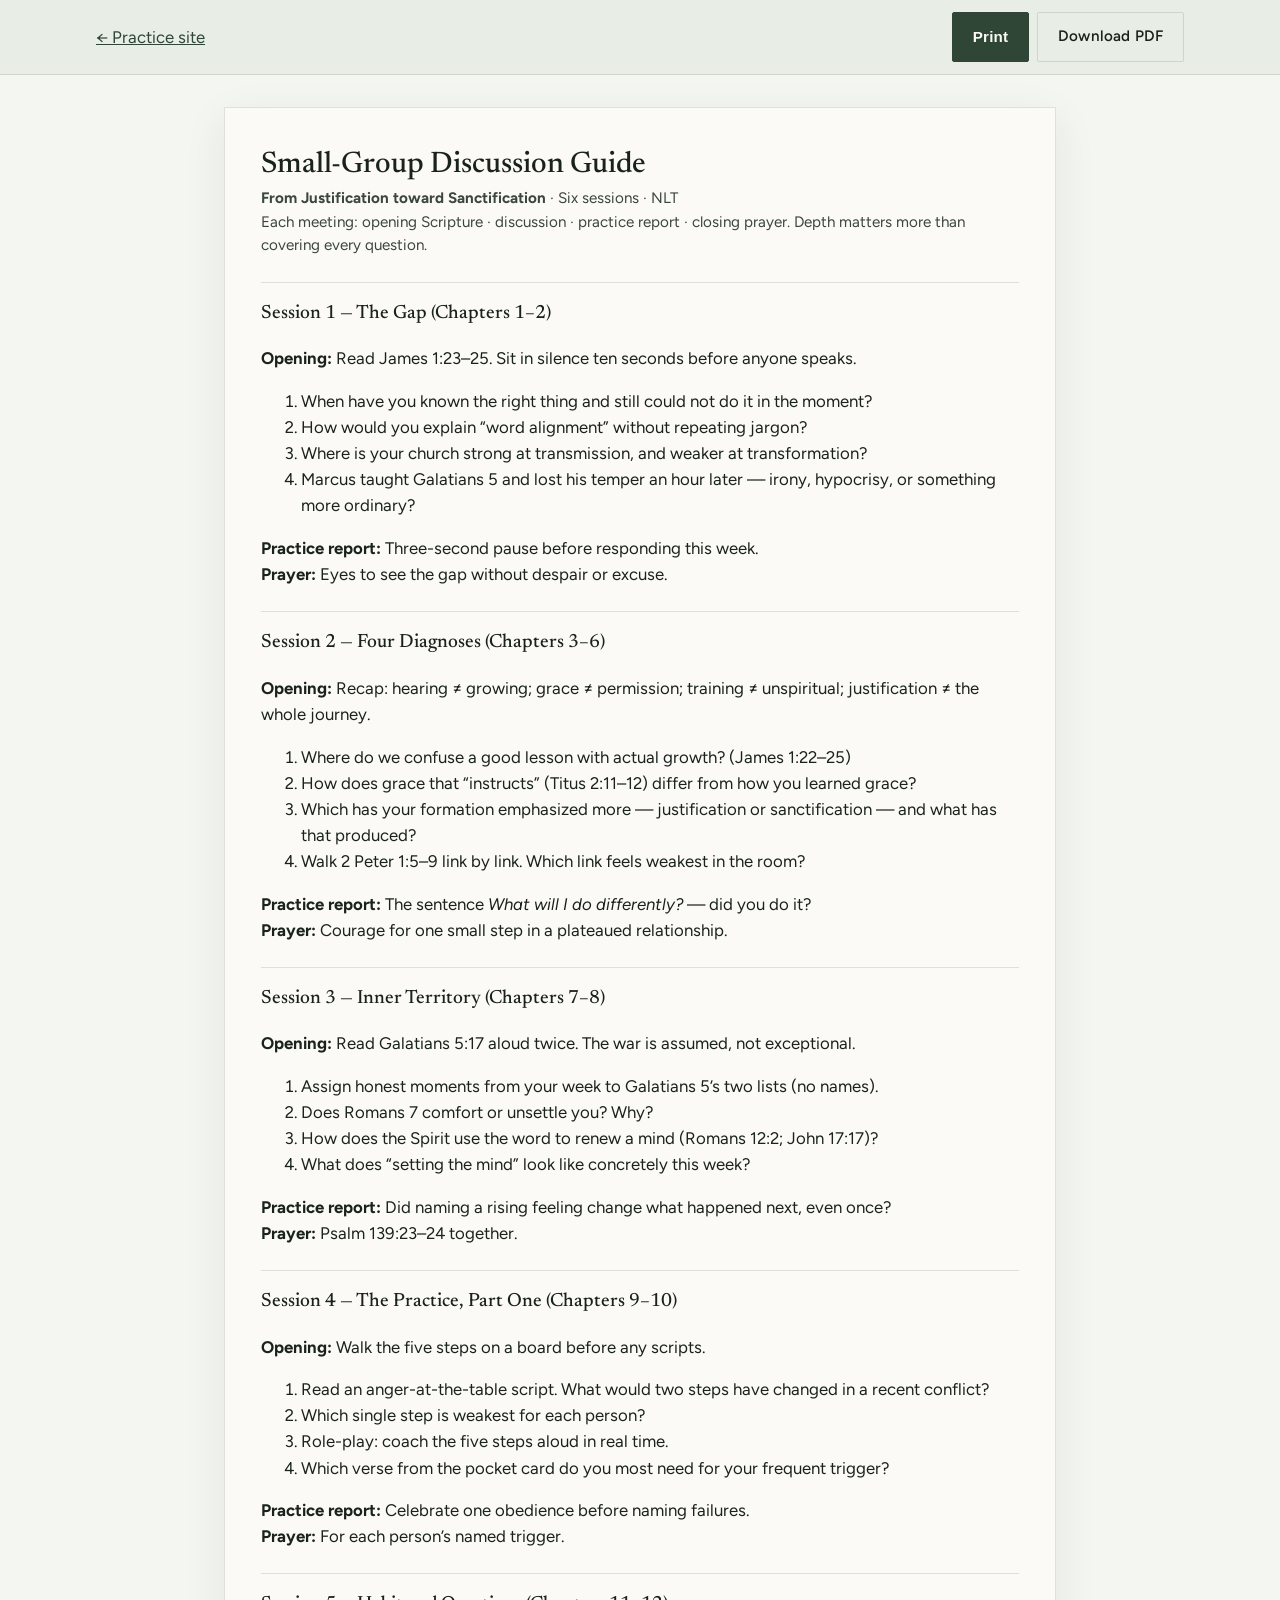
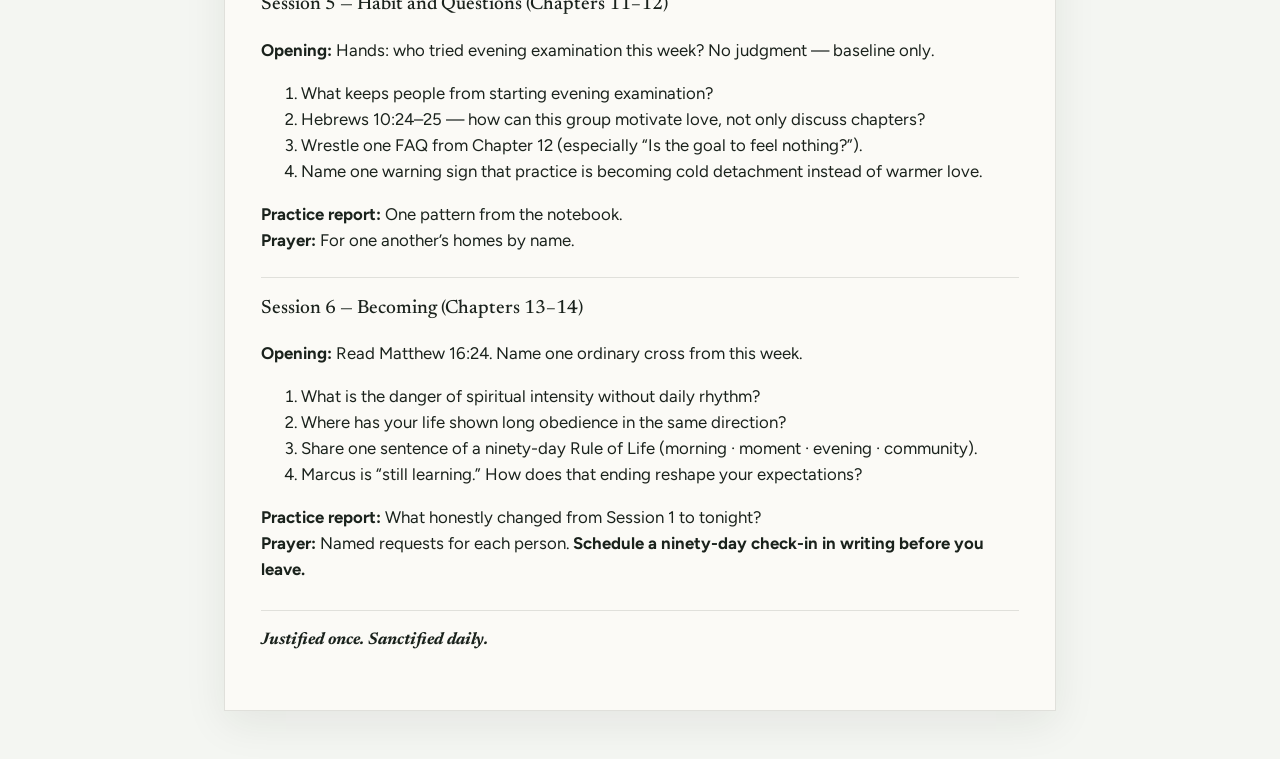
<file: resources/small-group-guide.html>
<!DOCTYPE html>
<html lang="en">
<head>
  <meta charset="utf-8" />
  <meta name="viewport" content="width=device-width, initial-scale=1" />
  <title>Small-Group Discussion Guide</title>
  <link rel="preconnect" href="https://fonts.googleapis.com" />
  <link rel="preconnect" href="https://fonts.gstatic.com" crossorigin />
  <link href="https://fonts.googleapis.com/css2?family=Figtree:wght@400;500;600&family=Newsreader:ital,opsz,wght@0,6..72,400;0,6..72,500;1,6..72,400&display=swap" rel="stylesheet" />
  <link rel="stylesheet" href="../styles.css" />
  <style>
    .session { break-inside: avoid; page-break-inside: avoid; }
    @media print {
      .printable-sheet { font-size: 9.5pt; }
      .printable-sheet h1 { font-size: 16pt; }
      .printable-sheet h2 { font-size: 11pt; }
    }
  </style>
</head>
<body>
  <div class="printable-chrome no-print">
    <div class="inner">
      <a href="../index.html">← Practice site</a>
      <div class="resource-actions">
        <button class="btn" type="button" onclick="window.print()">Print</button>
        <a class="btn btn-ghost" href="../printables/small-group-guide.pdf">Download PDF</a>
      </div>
    </div>
  </div>

  <article class="printable-sheet">
    <h1>Small-Group Discussion Guide</h1>
    <p class="meta"><strong>From Justification toward Sanctification</strong> · Six sessions · NLT<br />
    Each meeting: opening Scripture · discussion · practice report · closing prayer.
    Depth matters more than covering every question.</p>

    <div class="session">
      <h2>Session 1 — The Gap (Chapters 1–2)</h2>
      <p><strong>Opening:</strong> Read James 1:23–25. Sit in silence ten seconds before anyone speaks.</p>
      <ol>
        <li>When have you known the right thing and still could not do it in the moment?</li>
        <li>How would you explain “word alignment” without repeating jargon?</li>
        <li>Where is your church strong at transmission, and weaker at transformation?</li>
        <li>Marcus taught Galatians 5 and lost his temper an hour later — irony, hypocrisy, or something more ordinary?</li>
      </ol>
      <p><strong>Practice report:</strong> Three-second pause before responding this week.<br />
      <strong>Prayer:</strong> Eyes to see the gap without despair or excuse.</p>
    </div>

    <div class="session">
      <h2>Session 2 — Four Diagnoses (Chapters 3–6)</h2>
      <p><strong>Opening:</strong> Recap: hearing ≠ growing; grace ≠ permission; training ≠ unspiritual; justification ≠ the whole journey.</p>
      <ol>
        <li>Where do we confuse a good lesson with actual growth? (James 1:22–25)</li>
        <li>How does grace that “instructs” (Titus 2:11–12) differ from how you learned grace?</li>
        <li>Which has your formation emphasized more — justification or sanctification — and what has that produced?</li>
        <li>Walk 2 Peter 1:5–9 link by link. Which link feels weakest in the room?</li>
      </ol>
      <p><strong>Practice report:</strong> The sentence <em>What will I do differently?</em> — did you do it?<br />
      <strong>Prayer:</strong> Courage for one small step in a plateaued relationship.</p>
    </div>

    <div class="session">
      <h2>Session 3 — Inner Territory (Chapters 7–8)</h2>
      <p><strong>Opening:</strong> Read Galatians 5:17 aloud twice. The war is assumed, not exceptional.</p>
      <ol>
        <li>Assign honest moments from your week to Galatians 5’s two lists (no names).</li>
        <li>Does Romans 7 comfort or unsettle you? Why?</li>
        <li>How does the Spirit use the word to renew a mind (Romans 12:2; John 17:17)?</li>
        <li>What does “setting the mind” look like concretely this week?</li>
      </ol>
      <p><strong>Practice report:</strong> Did naming a rising feeling change what happened next, even once?<br />
      <strong>Prayer:</strong> Psalm 139:23–24 together.</p>
    </div>

    <div class="session">
      <h2>Session 4 — The Practice, Part One (Chapters 9–10)</h2>
      <p><strong>Opening:</strong> Walk the five steps on a board before any scripts.</p>
      <ol>
        <li>Read an anger-at-the-table script. What would two steps have changed in a recent conflict?</li>
        <li>Which single step is weakest for each person?</li>
        <li>Role-play: coach the five steps aloud in real time.</li>
        <li>Which verse from the pocket card do you most need for your frequent trigger?</li>
      </ol>
      <p><strong>Practice report:</strong> Celebrate one obedience before naming failures.<br />
      <strong>Prayer:</strong> For each person’s named trigger.</p>
    </div>

    <div class="session">
      <h2>Session 5 — Habit and Questions (Chapters 11–12)</h2>
      <p><strong>Opening:</strong> Hands: who tried evening examination this week? No judgment — baseline only.</p>
      <ol>
        <li>What keeps people from starting evening examination?</li>
        <li>Hebrews 10:24–25 — how can this group motivate love, not only discuss chapters?</li>
        <li>Wrestle one FAQ from Chapter 12 (especially “Is the goal to feel nothing?”).</li>
        <li>Name one warning sign that practice is becoming cold detachment instead of warmer love.</li>
      </ol>
      <p><strong>Practice report:</strong> One pattern from the notebook.<br />
      <strong>Prayer:</strong> For one another’s homes by name.</p>
    </div>

    <div class="session">
      <h2>Session 6 — Becoming (Chapters 13–14)</h2>
      <p><strong>Opening:</strong> Read Matthew 16:24. Name one ordinary cross from this week.</p>
      <ol>
        <li>What is the danger of spiritual intensity without daily rhythm?</li>
        <li>Where has your life shown long obedience in the same direction?</li>
        <li>Share one sentence of a ninety-day Rule of Life (morning · moment · evening · community).</li>
        <li>Marcus is “still learning.” How does that ending reshape your expectations?</li>
      </ol>
      <p><strong>Practice report:</strong> What honestly changed from Session 1 to tonight?<br />
      <strong>Prayer:</strong> Named requests for each person. <strong>Schedule a ninety-day check-in in writing before you leave.</strong></p>
    </div>

    <p class="tagline-end"><strong>Justified once. Sanctified daily.</strong></p>
  </article>
</body>
</html>
</file>
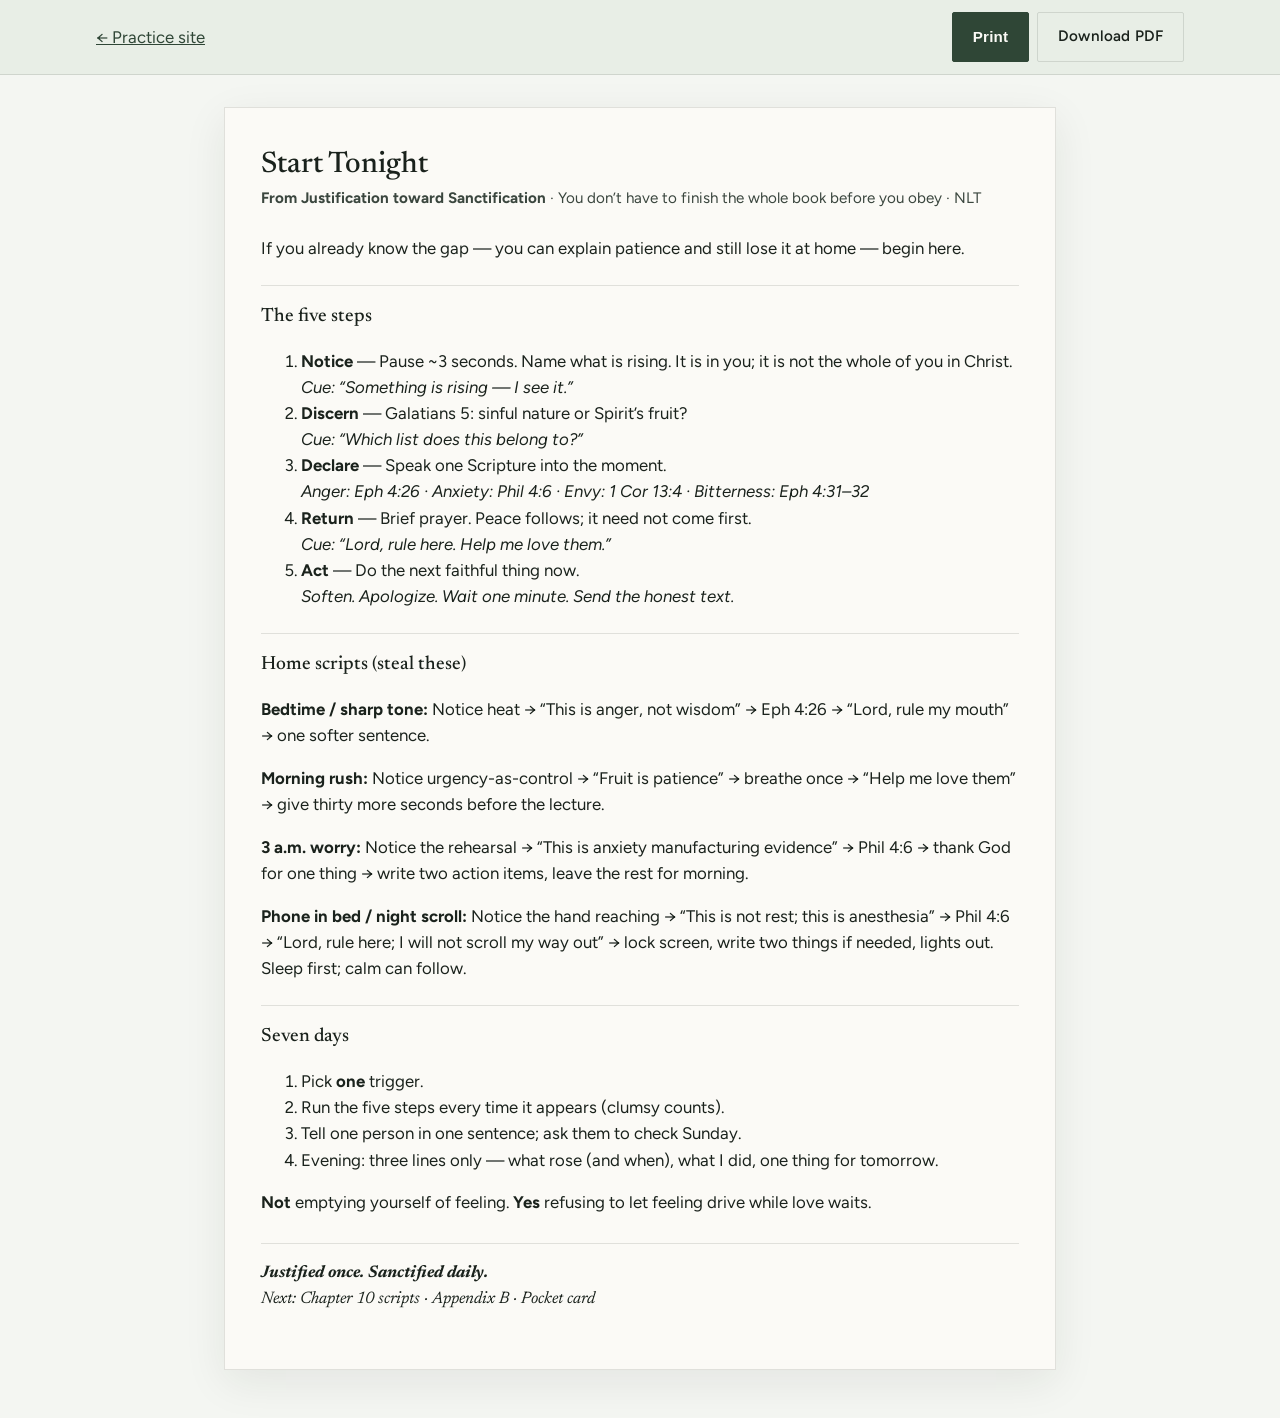
<file: resources/start-tonight.html>
<!DOCTYPE html>
<html lang="en">
<head>
  <meta charset="utf-8" />
  <meta name="viewport" content="width=device-width, initial-scale=1" />
  <title>Start Tonight — Five Steps</title>
  <link rel="preconnect" href="https://fonts.googleapis.com" />
  <link rel="preconnect" href="https://fonts.gstatic.com" crossorigin />
  <link href="https://fonts.googleapis.com/css2?family=Figtree:wght@400;500;600&family=Newsreader:ital,opsz,wght@0,6..72,400;0,6..72,500;1,6..72,400&display=swap" rel="stylesheet" />
  <link rel="stylesheet" href="../styles.css" />
</head>
<body>
  <div class="printable-chrome no-print">
    <div class="inner">
      <a href="../index.html">← Practice site</a>
      <div class="resource-actions">
        <button class="btn" type="button" onclick="window.print()">Print</button>
        <a class="btn btn-ghost" href="../printables/start-tonight.pdf">Download PDF</a>
      </div>
    </div>
  </div>

  <article class="printable-sheet">
    <h1>Start Tonight</h1>
    <p class="meta"><strong>From Justification toward Sanctification</strong> · You don’t have to finish the whole book before you obey · NLT</p>

    <p>If you already know the gap — you can explain patience and still lose it at home — begin here.</p>

    <h2>The five steps</h2>
    <ol>
      <li><strong>Notice</strong> — Pause ~3 seconds. Name what is rising. It is in you; it is not the whole of you in Christ.<br /><em>Cue: “Something is rising — I see it.”</em></li>
      <li><strong>Discern</strong> — Galatians 5: sinful nature or Spirit’s fruit?<br /><em>Cue: “Which list does this belong to?”</em></li>
      <li><strong>Declare</strong> — Speak one Scripture into the moment.<br /><em>Anger: Eph 4:26 · Anxiety: Phil 4:6 · Envy: 1 Cor 13:4 · Bitterness: Eph 4:31–32</em></li>
      <li><strong>Return</strong> — Brief prayer. Peace follows; it need not come first.<br /><em>Cue: “Lord, rule here. Help me love them.”</em></li>
      <li><strong>Act</strong> — Do the next faithful thing now.<br /><em>Soften. Apologize. Wait one minute. Send the honest text.</em></li>
    </ol>

    <h2>Home scripts (steal these)</h2>
    <p><strong>Bedtime / sharp tone:</strong> Notice heat → “This is anger, not wisdom” → Eph 4:26 → “Lord, rule my mouth” → one softer sentence.</p>
    <p><strong>Morning rush:</strong> Notice urgency-as-control → “Fruit is patience” → breathe once → “Help me love them” → give thirty more seconds before the lecture.</p>
    <p><strong>3 a.m. worry:</strong> Notice the rehearsal → “This is anxiety manufacturing evidence” → Phil 4:6 → thank God for one thing → write two action items, leave the rest for morning.</p>
    <p><strong>Phone in bed / night scroll:</strong> Notice the hand reaching → “This is not rest; this is anesthesia” → Phil 4:6 → “Lord, rule here; I will not scroll my way out” → lock screen, write two things if needed, lights out. Sleep first; calm can follow.</p>

    <h2>Seven days</h2>
    <ol>
      <li>Pick <strong>one</strong> trigger.</li>
      <li>Run the five steps every time it appears (clumsy counts).</li>
      <li>Tell one person in one sentence; ask them to check Sunday.</li>
      <li>Evening: three lines only — what rose (and when), what I did, one thing for tomorrow.</li>
    </ol>

    <p><strong>Not</strong> emptying yourself of feeling. <strong>Yes</strong> refusing to let feeling drive while love waits.</p>

    <p class="tagline-end"><strong>Justified once. Sanctified daily.</strong><br />
    Next: Chapter 10 scripts · Appendix B · Pocket card</p>
  </article>
</body>
</html>
</file>
<file: styles.css>
/* Shared site styles — From Justification toward Sanctification companion */

:root {
  --ink: #1a221c;
  --ink-soft: #3a463e;
  --moss: #4a6b52;
  --moss-deep: #2f4636;
  --mist: #e8eee6;
  --paper: #f4f6f2;
  --cream: #fbfaf6;
  --line: rgba(26, 34, 28, 0.12);
  --accent: #8a6a3a;
  --max: 42rem;
  --wide: 68rem;
  --serif: "Newsreader", "Iowan Old Style", "Palatino Linotype", Palatino, serif;
  --sans: "Figtree", "Avenir Next", "Segoe UI", sans-serif;
}

*,
*::before,
*::after {
  box-sizing: border-box;
}

html {
  scroll-behavior: smooth;
}

body {
  margin: 0;
  color: var(--ink);
  background: var(--paper);
  font-family: var(--sans);
  font-size: 1.05rem;
  line-height: 1.55;
  -webkit-font-smoothing: antialiased;
}

img {
  max-width: 100%;
  display: block;
}

a {
  color: var(--moss-deep);
}

a:hover {
  color: var(--accent);
}

.wrap {
  width: min(100% - 2.5rem, var(--wide));
  margin-inline: auto;
}

.wrap-narrow {
  width: min(100% - 2.5rem, var(--max));
  margin-inline: auto;
}

/* ——— Nav ——— */
.site-nav {
  position: sticky;
  top: 0;
  z-index: 20;
  backdrop-filter: blur(10px);
  background: color-mix(in srgb, var(--paper) 86%, transparent);
  border-bottom: 1px solid transparent;
  transition: border-color 0.3s ease, background 0.3s ease;
}

.site-nav.is-scrolled {
  border-bottom-color: var(--line);
}

.site-nav .inner {
  display: flex;
  align-items: center;
  justify-content: space-between;
  gap: 1rem;
  padding: 0.85rem 0;
  width: min(100% - 2.5rem, var(--wide));
  margin-inline: auto;
}

.site-nav .brand {
  font-family: var(--serif);
  font-size: 0.95rem;
  letter-spacing: 0.01em;
  text-decoration: none;
  color: var(--ink);
  max-width: 16rem;
  line-height: 1.25;
}

.site-nav .links {
  display: flex;
  gap: 1.25rem;
  align-items: center;
  flex-wrap: wrap;
  justify-content: flex-end;
}

.site-nav .links a {
  text-decoration: none;
  font-size: 0.92rem;
  color: var(--ink-soft);
}

.site-nav .links a:hover {
  color: var(--ink);
}

.btn {
  display: inline-flex;
  align-items: center;
  justify-content: center;
  gap: 0.4rem;
  padding: 0.75rem 1.25rem;
  border-radius: 2px;
  border: 1px solid var(--moss-deep);
  background: var(--moss-deep);
  color: var(--cream) !important;
  text-decoration: none;
  font-size: 0.95rem;
  font-weight: 560;
  letter-spacing: 0.01em;
  transition: transform 0.2s ease, background 0.2s ease, border-color 0.2s ease;
}

.btn:hover {
  background: var(--ink);
  border-color: var(--ink);
  transform: translateY(-1px);
}

.btn-ghost {
  background: transparent;
  color: var(--ink) !important;
  border-color: var(--line);
}

.btn-ghost:hover {
  border-color: var(--ink);
  background: transparent;
  color: var(--ink) !important;
}

/* ——— Hero ——— */
.hero {
  position: relative;
  min-height: min(92vh, 52rem);
  display: grid;
  align-items: end;
  overflow: hidden;
  color: var(--cream);
  background:
    radial-gradient(1200px 600px at 15% 10%, rgba(138, 106, 58, 0.18), transparent 55%),
    radial-gradient(900px 700px at 90% 30%, rgba(74, 107, 82, 0.35), transparent 50%),
    linear-gradient(165deg, #243028 0%, #1a221c 48%, #121812 100%);
}

.hero::before {
  content: "";
  position: absolute;
  inset: 0;
  background-image:
    linear-gradient(rgba(255, 255, 255, 0.03) 1px, transparent 1px),
    linear-gradient(90deg, rgba(255, 255, 255, 0.03) 1px, transparent 1px);
  background-size: 48px 48px;
  mask-image: linear-gradient(to bottom, rgba(0, 0, 0, 0.55), transparent 75%);
  pointer-events: none;
  animation: drift 28s linear infinite;
}

@keyframes drift {
  from { background-position: 0 0, 0 0; }
  to { background-position: 48px 48px, 48px 48px; }
}

.hero-inner {
  position: relative;
  z-index: 1;
  width: min(100% - 2.5rem, 46rem);
  margin: 0 auto 12vh;
  padding-top: 6rem;
}

.hero .brand-title {
  font-family: var(--serif);
  font-weight: 500;
  font-size: clamp(2.6rem, 7vw, 4.6rem);
  line-height: 1.05;
  letter-spacing: -0.02em;
  margin: 0 0 1rem;
  max-width: 14ch;
  animation: rise 0.9s ease both;
}

.hero .subtitle {
  font-family: var(--serif);
  font-style: italic;
  font-size: clamp(1.15rem, 2.4vw, 1.45rem);
  line-height: 1.35;
  margin: 0 0 1.25rem;
  color: color-mix(in srgb, var(--cream) 88%, #8a6a3a);
  max-width: 28ch;
  animation: rise 0.9s ease 0.12s both;
}

.hero .lede {
  margin: 0 0 1.75rem;
  max-width: 34ch;
  color: color-mix(in srgb, var(--cream) 78%, transparent);
  font-size: 1.05rem;
  animation: rise 0.9s ease 0.22s both;
}

.hero-cta {
  display: flex;
  flex-wrap: wrap;
  gap: 0.75rem;
  animation: rise 0.9s ease 0.32s both;
}

.hero .btn {
  border-color: color-mix(in srgb, var(--cream) 55%, transparent);
}

.hero .btn-primary {
  background: var(--cream);
  color: var(--ink) !important;
  border-color: var(--cream);
}

.hero .btn-primary:hover {
  background: #fff;
  border-color: #fff;
}

.hero .btn-ghost {
  color: var(--cream) !important;
  border-color: color-mix(in srgb, var(--cream) 40%, transparent);
}

.hero .btn-ghost:hover {
  border-color: var(--cream);
  color: var(--cream) !important;
}

@keyframes rise {
  from {
    opacity: 0;
    transform: translateY(14px);
  }
  to {
    opacity: 1;
    transform: translateY(0);
  }
}

/* ——— Sections ——— */
section {
  padding: 5.5rem 0;
}

.section-label {
  font-size: 0.78rem;
  letter-spacing: 0.14em;
  text-transform: uppercase;
  color: var(--accent);
  margin: 0 0 0.75rem;
  font-weight: 600;
}

.section-title {
  font-family: var(--serif);
  font-size: clamp(1.8rem, 3.5vw, 2.6rem);
  font-weight: 500;
  line-height: 1.15;
  margin: 0 0 0.85rem;
  letter-spacing: -0.015em;
}

.section-lede {
  margin: 0 0 2rem;
  color: var(--ink-soft);
  max-width: 36rem;
}

.gap-band {
  background: var(--mist);
}

.gap-band .quote {
  font-family: var(--serif);
  font-size: clamp(1.35rem, 2.8vw, 1.85rem);
  line-height: 1.35;
  margin: 0;
  max-width: 28rem;
}

.gap-band .quote cite {
  display: block;
  margin-top: 1rem;
  font-family: var(--sans);
  font-style: normal;
  font-size: 0.9rem;
  color: var(--ink-soft);
}

/* Five steps */
.steps {
  display: grid;
  gap: 0;
  border-top: 1px solid var(--line);
}

.step {
  display: grid;
  grid-template-columns: 4.5rem 1fr;
  gap: 1.25rem;
  padding: 1.35rem 0;
  border-bottom: 1px solid var(--line);
  align-items: start;
}

.step-num {
  font-family: var(--serif);
  font-size: 2rem;
  color: var(--moss);
  line-height: 1;
  padding-top: 0.15rem;
}

.step h3 {
  font-family: var(--serif);
  font-size: 1.35rem;
  font-weight: 500;
  margin: 0 0 0.35rem;
}

.step p {
  margin: 0;
  color: var(--ink-soft);
}

.step .cue {
  margin-top: 0.45rem;
  font-size: 0.92rem;
  color: var(--moss-deep);
  font-style: italic;
}

/* Resources */
.resource-list {
  display: grid;
  gap: 0;
  border-top: 1px solid var(--line);
}

.resource {
  display: grid;
  grid-template-columns: 1fr auto;
  gap: 1.5rem;
  align-items: center;
  padding: 1.5rem 0;
  border-bottom: 1px solid var(--line);
}

.resource h3 {
  font-family: var(--serif);
  font-size: 1.35rem;
  font-weight: 500;
  margin: 0 0 0.3rem;
}

.resource p {
  margin: 0;
  color: var(--ink-soft);
  max-width: 36rem;
}

.resource-actions {
  display: flex;
  flex-wrap: wrap;
  gap: 0.5rem;
  justify-content: flex-end;
}

@media (max-width: 720px) {
  .resource {
    grid-template-columns: 1fr;
  }
  .resource-actions {
    justify-content: flex-start;
  }
}

/* Book CTA */
.book-cta {
  background:
    linear-gradient(160deg, #243028, #1a221c 70%);
  color: var(--cream);
}

.book-cta .section-label {
  color: color-mix(in srgb, var(--cream) 55%, #8a6a3a);
}

.book-cta .section-lede {
  color: color-mix(in srgb, var(--cream) 72%, transparent);
}

.book-cta .btn-primary {
  background: var(--cream);
  color: var(--ink) !important;
  border-color: var(--cream);
}

.book-cta .btn-ghost {
  color: var(--cream) !important;
  border-color: color-mix(in srgb, var(--cream) 35%, transparent);
}

/* Footer */
.site-footer {
  padding: 2.5rem 0 3rem;
  border-top: 1px solid var(--line);
  color: var(--ink-soft);
  font-size: 0.9rem;
}

.site-footer .inner {
  width: min(100% - 2.5rem, var(--wide));
  margin-inline: auto;
  display: flex;
  flex-wrap: wrap;
  gap: 1rem;
  justify-content: space-between;
}

.site-footer strong {
  color: var(--ink);
  font-family: var(--serif);
  font-weight: 500;
}

/* ——— Printable pages (screen chrome) ——— */
.printable-chrome {
  background: var(--mist);
  border-bottom: 1px solid var(--line);
  padding: 0.75rem 0;
}

.printable-chrome .inner {
  width: min(100% - 2rem, var(--wide));
  margin-inline: auto;
  display: flex;
  flex-wrap: wrap;
  gap: 0.75rem;
  align-items: center;
  justify-content: space-between;
}

.printable-sheet {
  background: var(--cream);
  width: min(100% - 2rem, 52rem);
  margin: 2rem auto 3rem;
  padding: 2.5rem 2.25rem;
  box-shadow: 0 12px 40px rgba(26, 34, 28, 0.08);
  border: 1px solid var(--line);
}

.printable-sheet h1 {
  font-family: var(--serif);
  font-weight: 500;
  font-size: 1.85rem;
  margin: 0 0 0.35rem;
  line-height: 1.15;
}

.printable-sheet .meta {
  color: var(--ink-soft);
  font-size: 0.95rem;
  margin: 0 0 1.5rem;
}

.printable-sheet h2 {
  font-family: var(--serif);
  font-size: 1.2rem;
  font-weight: 500;
  margin: 1.5rem 0 0.5rem;
  border-top: 1px solid var(--line);
  padding-top: 1rem;
}

.printable-sheet h3 {
  font-family: var(--serif);
  font-size: 1.05rem;
  font-weight: 500;
  margin: 1.1rem 0 0.35rem;
}

.printable-sheet p,
.printable-sheet li {
  color: var(--ink);
}

.printable-sheet ul {
  padding-left: 1.15rem;
}

.printable-sheet table {
  width: 100%;
  border-collapse: collapse;
  font-size: 0.95rem;
  margin: 0.75rem 0 1rem;
}

.printable-sheet th,
.printable-sheet td {
  border: 1px solid var(--line);
  padding: 0.55rem 0.65rem;
  text-align: left;
  vertical-align: top;
}

.printable-sheet th {
  background: var(--mist);
  font-weight: 600;
}

.tagline-end {
  margin-top: 1.75rem;
  padding-top: 1rem;
  border-top: 1px solid var(--line);
  font-family: var(--serif);
  font-style: italic;
}

@media print {
  .site-nav,
  .printable-chrome,
  .site-footer,
  .no-print {
    display: none !important;
  }

  body {
    background: white;
    font-size: 10.5pt;
  }

  .printable-sheet {
    box-shadow: none;
    border: none;
    margin: 0;
    width: 100%;
    padding: 0;
  }

  a {
    color: inherit;
    text-decoration: none;
  }
}

/* ——— Feedback page ——— */
.feedback-body {
  min-height: 100vh;
  background: var(--cream);
}

.feedback-top {
  width: min(100% - 2.5rem, 28rem);
  margin: 0 auto;
  padding: 1.25rem 0 0;
}

.feedback-top a {
  text-decoration: none;
  font-size: 0.92rem;
  color: var(--ink-soft);
}

.feedback-top a:hover {
  color: var(--ink);
}

.feedback-main {
  width: min(100% - 2.5rem, 28rem);
  margin: 0 auto;
  padding: 2.5rem 0 4rem;
}

.feedback-main h1 {
  margin: 0 0 0.5rem;
  font-family: var(--serif);
  font-size: clamp(1.75rem, 4vw, 2.15rem);
  font-weight: 500;
  line-height: 1.2;
  color: var(--ink);
}

.feedback-intro {
  margin: 0 0 2rem;
  color: var(--ink-soft);
  font-size: 1rem;
  line-height: 1.45;
}

.feedback-form {
  display: flex;
  flex-direction: column;
  gap: 0.55rem;
}

.feedback-form label {
  margin-top: 0.85rem;
  font-size: 0.88rem;
  font-weight: 560;
  color: var(--ink);
}

.feedback-form label:first-of-type {
  margin-top: 0;
}

.feedback-form label span {
  font-weight: 400;
  color: var(--ink-soft);
}

.feedback-form textarea,
.feedback-form input[type="email"] {
  width: 100%;
  margin: 0;
  padding: 0.8rem 0.9rem;
  border: 1px solid var(--line);
  border-radius: 2px;
  background: #fff;
  color: var(--ink);
  font: inherit;
  line-height: 1.45;
  resize: vertical;
}

.feedback-form textarea:focus,
.feedback-form input[type="email"]:focus {
  outline: none;
  border-color: var(--moss);
}

.feedback-form .btn {
  align-self: flex-start;
  margin-top: 1.25rem;
  cursor: pointer;
  font-family: inherit;
  border: none;
}

.feedback-honey {
  position: absolute;
  left: -10000px;
  opacity: 0;
  height: 0;
  width: 0;
  overflow: hidden;
}

.feedback-thanks {
  margin: 0;
  font-family: var(--serif);
  font-size: 1.25rem;
  line-height: 1.4;
  color: var(--ink);
}
</file>
